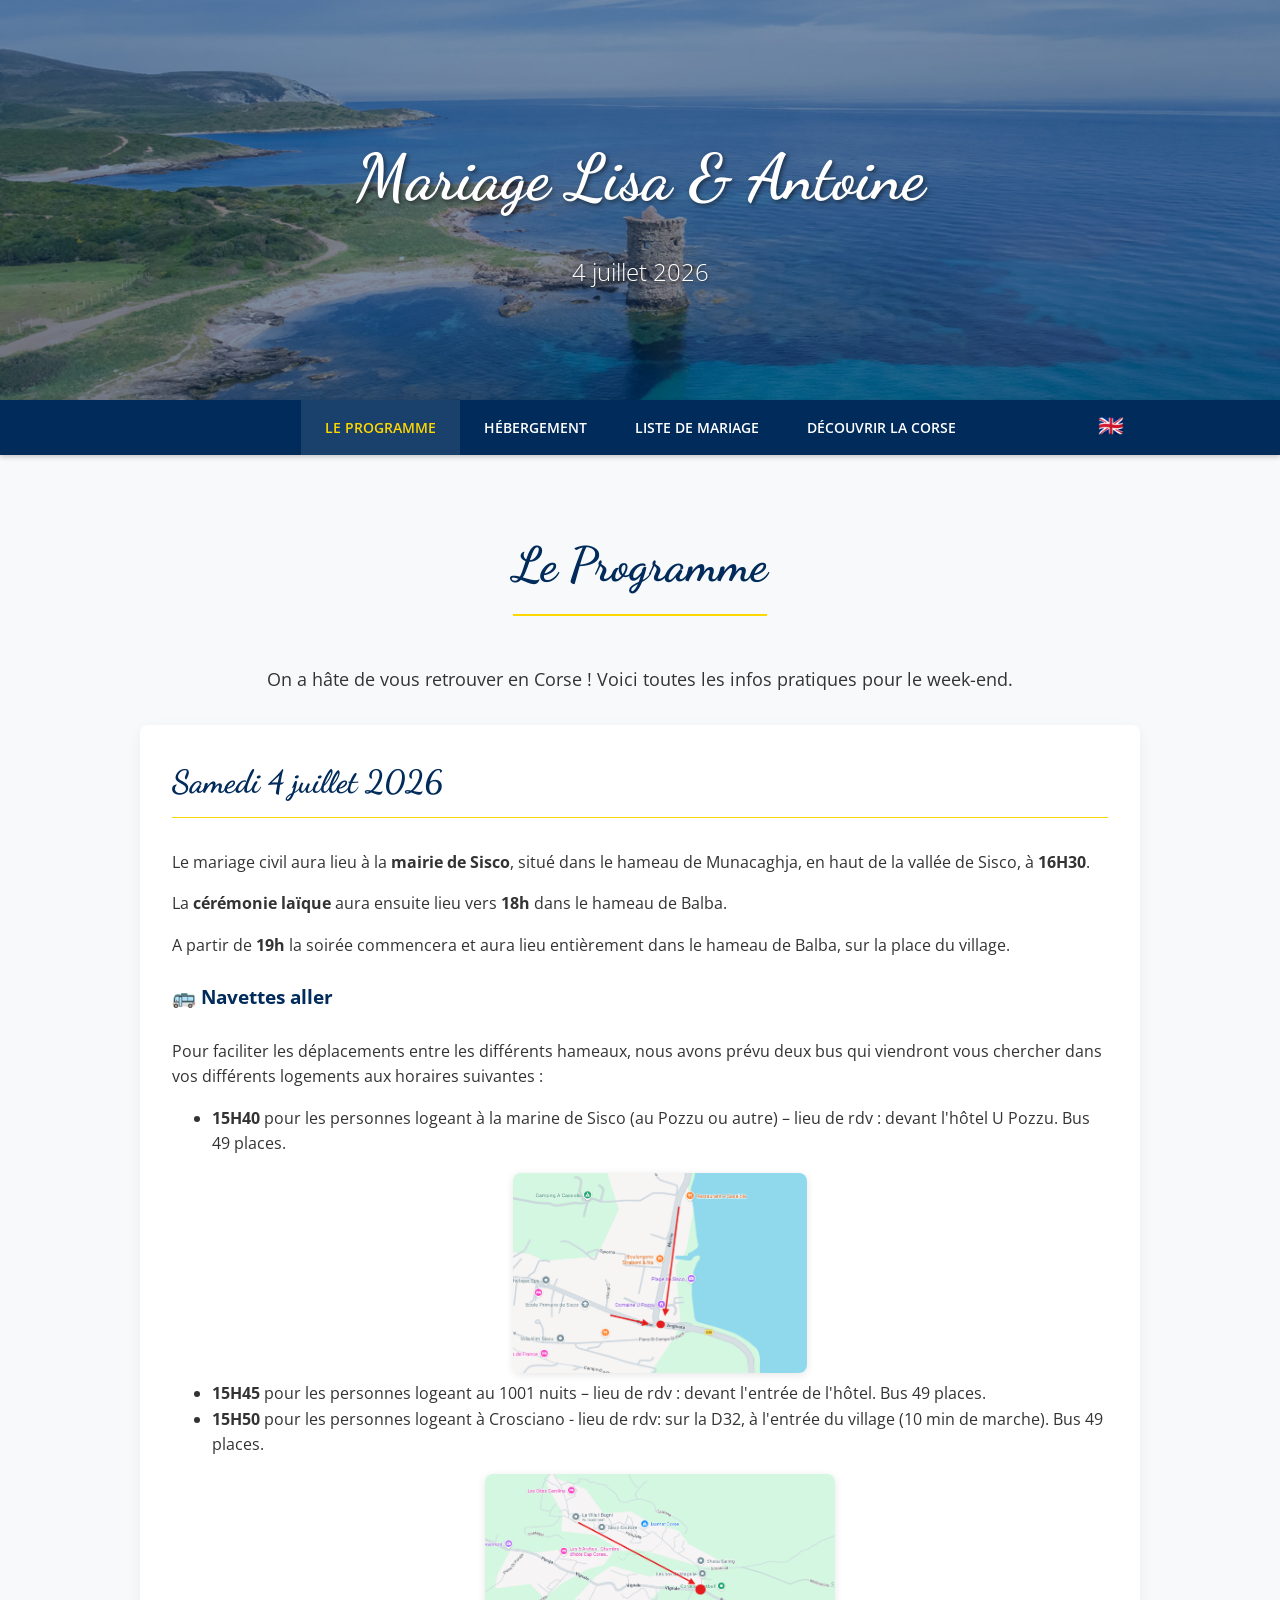
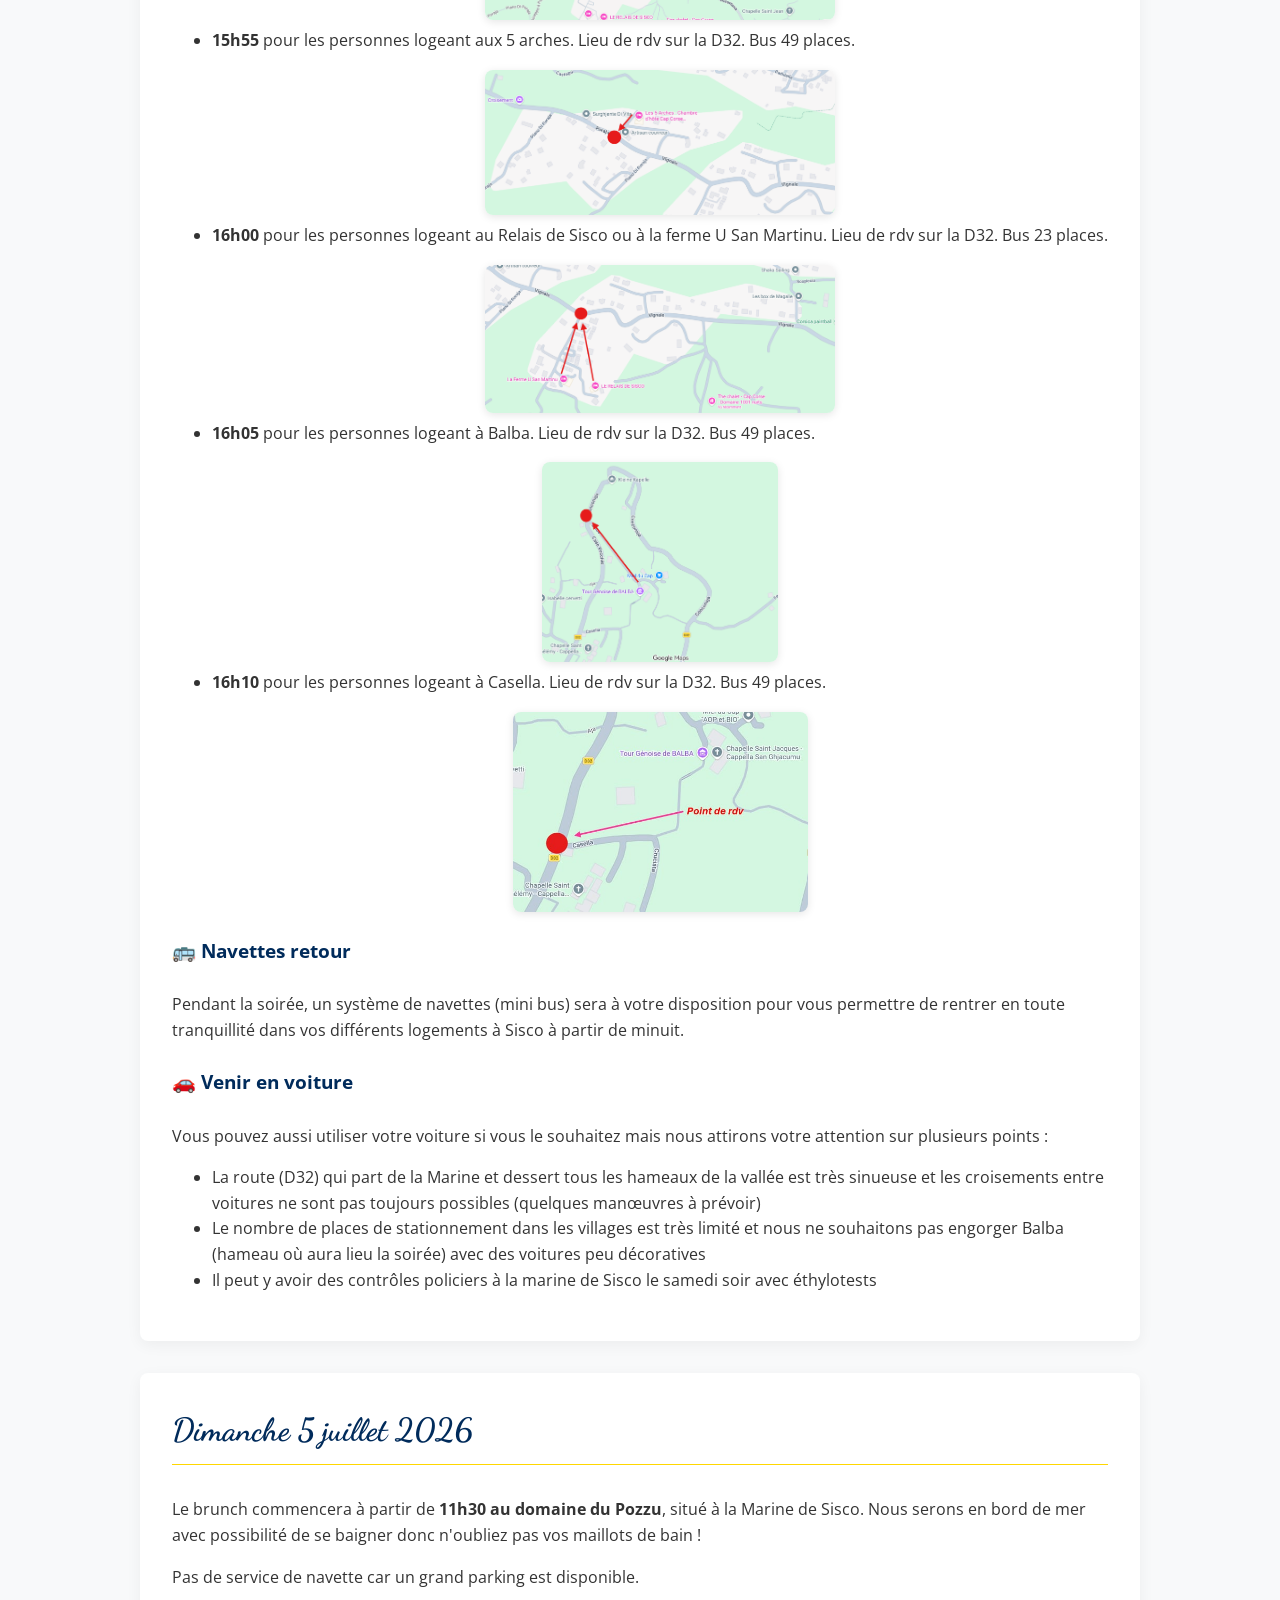
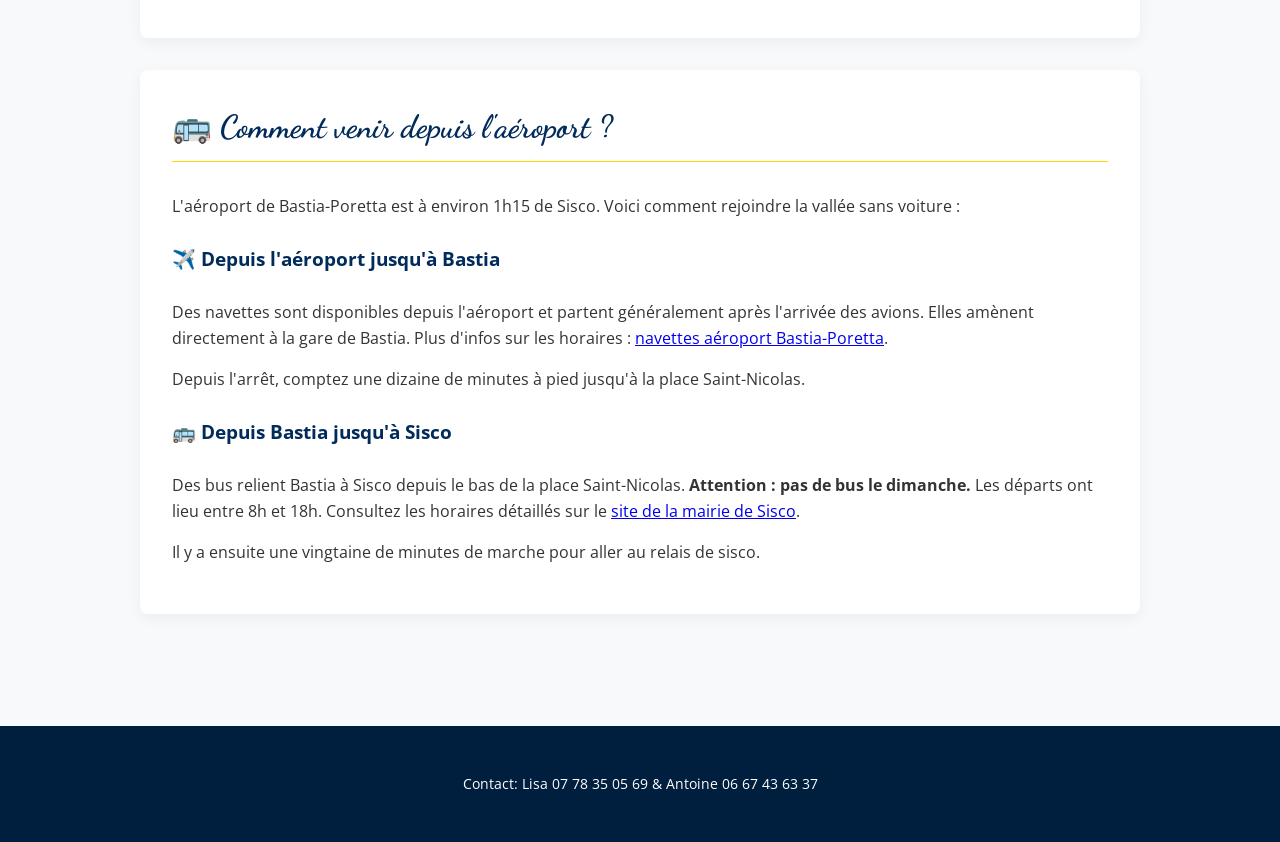
<file: index.html>
<!DOCTYPE html>
<html lang="fr">
<head>
    <meta charset="UTF-8">
    <meta name="viewport" content="width=device-width, initial-scale=1.0">
    <title>Mariage Lisa & Antoine - Cap Corse</title>
    <meta property="og:title" content="Mariage Lisa & Antoine">
    <meta property="og:description" content="On se marie le 4 juillet 2026 à Sisco, en Corse ! Toutes les infos pratiques sont ici.">
    <meta property="og:image" content="https://lisa-antoine.fr/assets/cap.jpg">
    <meta property="og:url" content="https://lisa-antoine.fr/">
    <meta property="og:type" content="website">
    <link href="https://fonts.googleapis.com/css2?family=Dancing+Script&family=Open+Sans:wght@300;400;600&display=swap" rel="stylesheet">
    <link rel="stylesheet" href="style.css">
</head>
<body>

    <header class="wedding-header">
        <div class="banner-overlay">
            <h1>Mariage Lisa & Antoine</h1>
            <p>4 juillet 2026</p>
        </div>
    </header>

    <nav class="wedding-nav">
        <div class="nav-inner">
            <div class="nav-top-row">
                <button class="hamburger" aria-label="Menu" onclick="this.classList.toggle('open'); document.getElementById('nav-menu').classList.toggle('open');">
                    <div class="hamburger-lines">
                        <span></span>
                        <span></span>
                        <span></span>
                    </div>
                    <span class="hamburger-label">Menu</span>
                </button>
                <div class="lang-switch">
                    <a href="en/index.html" title="English">🇬🇧</a>
                </div>
            </div>
            <ul id="nav-menu">
                <li><a href="index.html" class="active">Le Programme</a></li>
                <li><a href="hebergement.html">Hébergement</a></li>
                <li><a href="liste.html">Liste de Mariage</a></li>
                <li><a href="capcorse.html">Découvrir la Corse</a></li>
            </ul>
        </div>
    </nav>

    <main class="container">
        <section id="accueil">
            <div class="text-center">
                <h2>Le Programme</h2>
            </div>
            <p style="text-align: center; font-size: 1.1rem; margin-bottom: 2rem;">On a hâte de vous retrouver en Corse ! Voici toutes les infos pratiques pour le week-end.</p>
            <div class="content-box">
                <h3>Samedi 4 juillet 2026</h3>

                <p>Le mariage civil aura lieu à la <strong>mairie de Sisco</strong>, situé dans le hameau de Munacaghja, en haut de la vallée de Sisco, à <strong>16H30</strong>.</p>

                <p>La <strong>cérémonie laïque</strong> aura ensuite lieu vers <strong>18h</strong> dans le hameau de Balba.</p>

                <p>A partir de <strong>19h</strong> la soirée commencera et aura lieu entièrement dans le hameau de Balba, sur la place du village.</p>

                <h4>🚌 Navettes aller</h4>

                <p>Pour faciliter les déplacements entre les différents hameaux, nous avons prévu deux bus qui viendront vous chercher dans vos différents logements aux horaires suivantes :</p>

                <ul>
                    <li><strong>15H40</strong> pour les personnes logeant à la marine de Sisco (au Pozzu ou autre) – lieu de rdv : devant l'hôtel U Pozzu. Bus 49 places.
                    <img src="assets/marine.png"  class="rdv-img">
                    </li>
                    <li><strong>15H45</strong> pour les personnes logeant au 1001 nuits – lieu de rdv : devant l'entrée de l'hôtel. Bus 49 places.
                    </li>

                    <li><strong>15H50</strong> pour les personnes logeant à Crosciano - lieu de rdv: sur la D32, à l'entrée du village (10 min de marche). Bus 49 places.
                    <img src="assets/crosciano.png"  class="rdv-img">
                    </li>

                    <li>
                    <strong>15h55</strong> pour les personnes logeant aux 5 arches. Lieu de rdv sur la D32. Bus 49 places.
                    <img src="assets/5arches.png" class="rdv-img">
                    </li>

                    <li>
                    <strong>16h00</strong> pour les personnes logeant au Relais de Sisco ou à la ferme U San Martinu. Lieu de rdv sur la D32. Bus 23 places.
                    <img src="assets/relais_martinu.png" class="rdv-img">
                    </li>
                    
                    <li>
                    <strong>16h05</strong> pour les personnes logeant à Balba. Lieu de rdv sur la D32. Bus 49 places.
                    <img src="assets/balba.png" class="rdv-img">
                    </li>
                    <li>
                    <strong>16h10</strong> pour les personnes logeant à Casella. Lieu de rdv sur la D32. Bus 49 places.
                    <img src="assets/casella.jpg" class="rdv-img">
                    </li>

                </ul>

                <h4>🚌 Navettes retour</h4>

                <p>Pendant la soirée, un système de navettes (mini bus) sera à votre disposition pour vous permettre de rentrer en toute tranquillité dans vos différents logements à Sisco à partir de minuit.</p>

                <h4>🚗 Venir en voiture</h4>

                <p>Vous pouvez aussi utiliser votre voiture si vous le souhaitez mais nous attirons votre attention sur plusieurs points :</p>

                <ul>
                    <li>La route (D32) qui part de la Marine et dessert tous les hameaux de la vallée est très sinueuse et les croisements entre voitures ne sont pas toujours possibles (quelques manœuvres à prévoir)</li>
                    <li>Le nombre de places de stationnement dans les villages est très limité et nous ne souhaitons pas engorger Balba (hameau où aura lieu la soirée) avec des voitures peu décoratives</li>
                    <li>Il peut y avoir des contrôles policiers à la marine de Sisco le samedi soir avec éthylotests</li>
                </ul>
            </div>

            <div class="content-box">
                <h3>Dimanche 5 juillet 2026</h3>

                <p>Le brunch commencera à partir de <strong>11h30 au domaine du Pozzu</strong>, situé à la Marine de Sisco. Nous serons en bord de mer avec possibilité de se baigner donc n'oubliez pas vos maillots de bain !</p>

                <p>Pas de service de navette car un grand parking est disponible.</p>
            </div>

            <div class="content-box">
            <h3>🚌 Comment venir depuis l'aéroport ?</h3>

            <p>L'aéroport de Bastia-Poretta est à environ 1h15 de Sisco. Voici comment rejoindre la vallée sans voiture :</p>

            <h4>✈️ Depuis l'aéroport jusqu'à Bastia</h4>

            <p>Des navettes sont disponibles depuis l'aéroport et partent généralement après l'arrivée des avions. Elles amènent directement à la gare de Bastia. Plus d'infos sur les horaires : <a href="https://bastia-aeroport.cci.corsica/navettes/" target="_blank">navettes aéroport Bastia-Poretta</a>.</p>

            <p>Depuis l'arrêt, comptez une dizaine de minutes à pied jusqu'à la place Saint-Nicolas.</p>

            <h4>🚌 Depuis Bastia jusqu'à Sisco</h4>

            <p>Des bus relient Bastia à Sisco depuis le bas de la place Saint-Nicolas. <strong>Attention : pas de bus le dimanche.</strong> Les départs ont lieu entre 8h et 18h. Consultez les horaires détaillés sur le <a href="https://www.mairie-de-sisco.com/transports/" target="_blank">site de la mairie de Sisco</a>.</p>
            <p>Il y a ensuite une vingtaine de minutes de marche pour aller au relais de sisco.</p>
        </div>
        </section>
    </main>

    <footer class="wedding-footer">
        <p>Contact: Lisa 07 78 35 05 69 & Antoine 06 67 43 63 37</p>
    </footer>

</body>
</html>
</file>
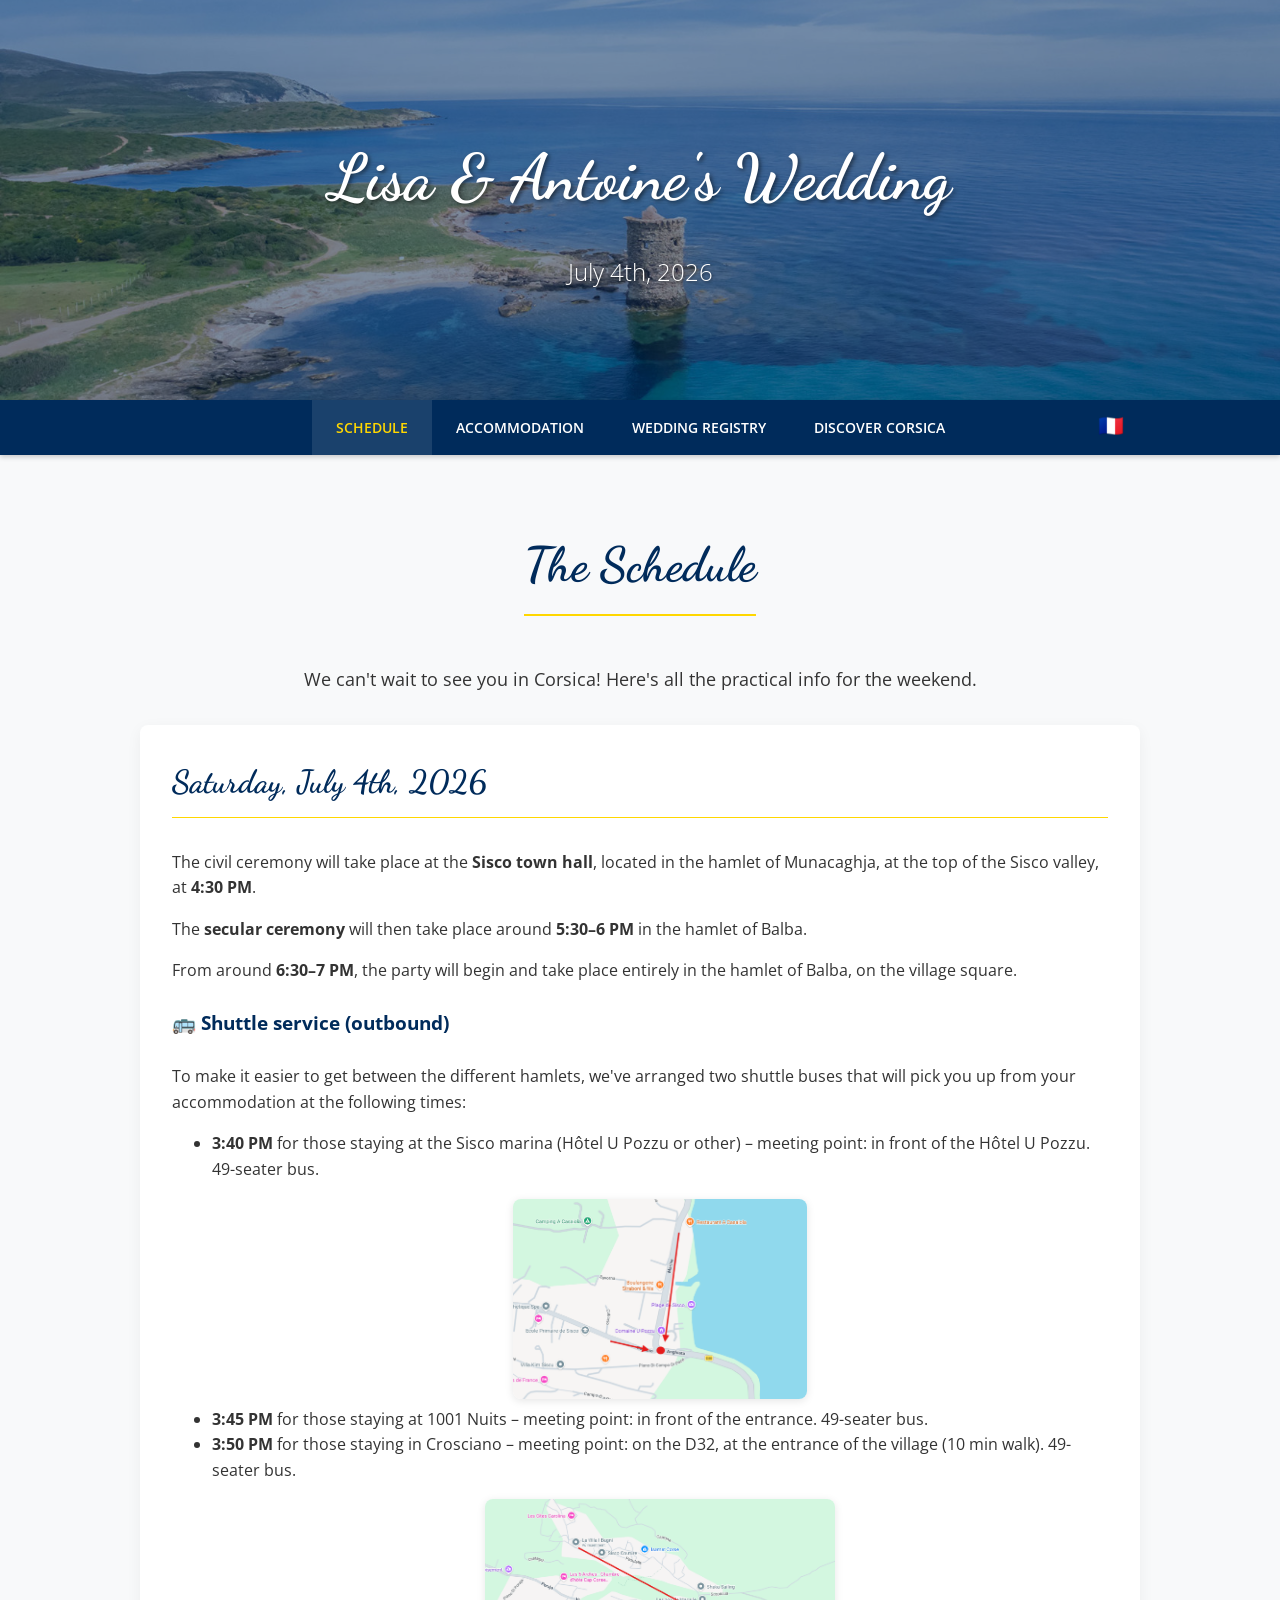
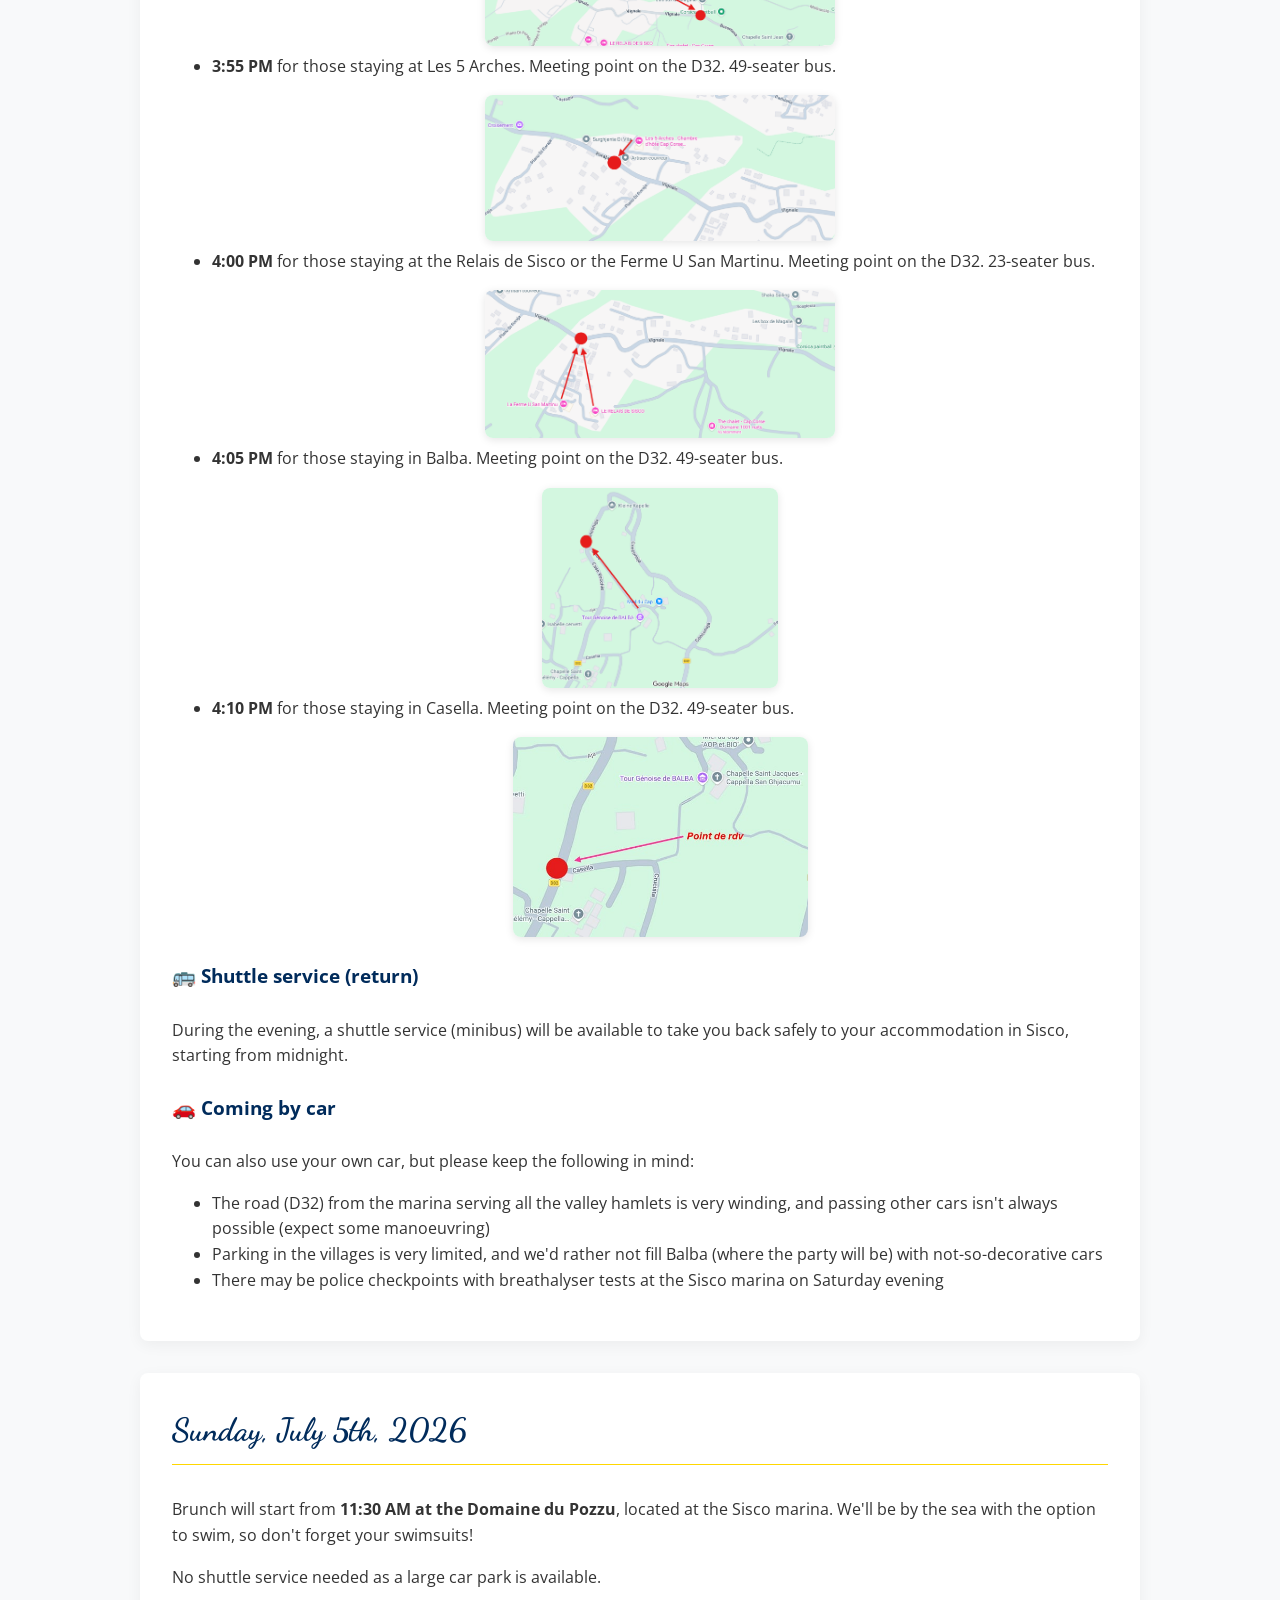
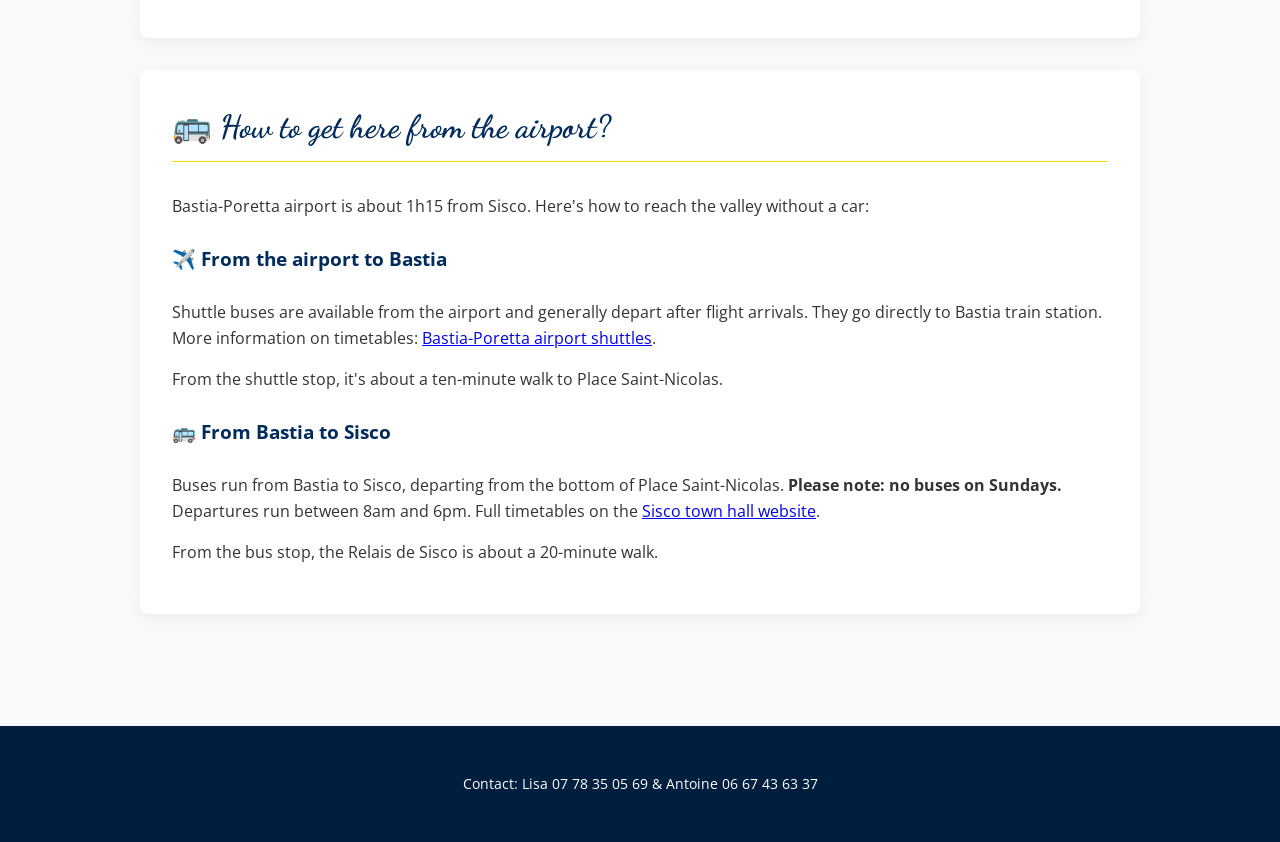
<file: en/index.html>
<!DOCTYPE html>
<html lang="en">
<head>
    <meta charset="UTF-8">
    <meta name="viewport" content="width=device-width, initial-scale=1.0">
    <title>Lisa & Antoine's Wedding - Cap Corse</title>
    <meta property="og:title" content="Lisa & Antoine's Wedding">
    <meta property="og:description" content="We're getting married on July 4th, 2026 in Sisco, Corsica! All the practical info is here.">
    <meta property="og:image" content="https://lisa-antoine.fr/assets/cap.jpg">
    <meta property="og:url" content="https://lisa-antoine.fr/en/">
    <meta property="og:type" content="website">
    <link href="https://fonts.googleapis.com/css2?family=Dancing+Script&family=Open+Sans:wght@300;400;600&display=swap" rel="stylesheet">
    <link rel="stylesheet" href="../style.css">
</head>
<body>

    <header class="wedding-header">
        <div class="banner-overlay">
            <h1>Lisa & Antoine's Wedding</h1>
            <p>July 4th, 2026</p>
        </div>
    </header>

    <nav class="wedding-nav">
        <div class="nav-inner">
            <div class="nav-top-row">
                <button class="hamburger" aria-label="Menu" onclick="this.classList.toggle('open'); document.getElementById('nav-menu').classList.toggle('open');">
                    <div class="hamburger-lines">
                        <span></span>
                        <span></span>
                        <span></span>
                    </div>
                    <span class="hamburger-label">Menu</span>
                </button>
                <div class="lang-switch">
                    <a href="../index.html" title="Français">🇫🇷</a>
                </div>
            </div>
            <ul id="nav-menu">
                <li><a href="index.html" class="active">Schedule</a></li>
                <li><a href="hebergement.html">Accommodation</a></li>
                <li><a href="liste.html">Wedding Registry</a></li>
                <li><a href="capcorse.html">Discover Corsica</a></li>
            </ul>
        </div>
    </nav>

    <main class="container">
        <section id="accueil">
            <div class="text-center">
                <h2>The Schedule</h2>
            </div>
            <p style="text-align: center; font-size: 1.1rem; margin-bottom: 2rem;">We can't wait to see you in Corsica! Here's all the practical info for the weekend.</p>
            <div class="content-box">
                <h3>Saturday, July 4th, 2026</h3>

                <p>The civil ceremony will take place at the <strong>Sisco town hall</strong>, located in the hamlet of Munacaghja, at the top of the Sisco valley, at <strong>4:30 PM</strong>.</p>

                <p>The <strong>secular ceremony</strong> will then take place around <strong>5:30–6 PM</strong> in the hamlet of Balba.</p>

                <p>From around <strong>6:30–7 PM</strong>, the party will begin and take place entirely in the hamlet of Balba, on the village square.</p>

                <h4>🚌 Shuttle service (outbound)</h4>

                <p>To make it easier to get between the different hamlets, we've arranged two shuttle buses that will pick you up from your accommodation at the following times:</p>

                <ul>
                    <li><strong>3:40 PM</strong> for those staying at the Sisco marina (Hôtel U Pozzu or other) – meeting point: in front of the Hôtel U Pozzu. 49-seater bus.
                    <img src="../assets/marine.png" alt="Meeting point at the Sisco marina" class="rdv-img">
                    </li>
                    <li><strong>3:45 PM</strong> for those staying at 1001 Nuits – meeting point: in front of the entrance. 49-seater bus.
                    </li>
                    <li><strong>3:50 PM</strong> for those staying in Crosciano – meeting point: on the D32, at the entrance of the village (10 min walk). 49-seater bus.
                    <img src="../assets/crosciano.png" alt="Meeting point in Crosciano" class="rdv-img">
                    </li>
                    <li><strong>3:55 PM</strong> for those staying at Les 5 Arches. Meeting point on the D32. 49-seater bus.
                    <img src="../assets/5arches.png" alt="Meeting point for Les 5 Arches" class="rdv-img">
                    </li>
                    <li><strong>4:00 PM</strong> for those staying at the Relais de Sisco or the Ferme U San Martinu. Meeting point on the D32. 23-seater bus.
                    <img src="../assets/relais_martinu.png" alt="Meeting point for the Relais de Sisco" class="rdv-img">
                    </li>
                    <li><strong>4:05 PM</strong> for those staying in Balba. Meeting point on the D32. 49-seater bus.
                    <img src="../assets/balba.png" alt="Meeting point in Balba" class="rdv-img">
                    </li>
                    <li><strong>4:10 PM</strong> for those staying in Casella. Meeting point on the D32. 49-seater bus.
                    <img src="../assets/casella.jpg" alt="Meeting point in Casella" class="rdv-img">
                    </li>
                </ul>

                <h4>🚌 Shuttle service (return)</h4>

                <p>During the evening, a shuttle service (minibus) will be available to take you back safely to your accommodation in Sisco, starting from midnight.</p>

                <h4>🚗 Coming by car</h4>

                <p>You can also use your own car, but please keep the following in mind:</p>

                <ul>
                    <li>The road (D32) from the marina serving all the valley hamlets is very winding, and passing other cars isn't always possible (expect some manoeuvring)</li>
                    <li>Parking in the villages is very limited, and we'd rather not fill Balba (where the party will be) with not-so-decorative cars</li>
                    <li>There may be police checkpoints with breathalyser tests at the Sisco marina on Saturday evening</li>
                </ul>
            </div>

            <div class="content-box">
                <h3>Sunday, July 5th, 2026</h3>

                <p>Brunch will start from <strong>11:30 AM at the Domaine du Pozzu</strong>, located at the Sisco marina. We'll be by the sea with the option to swim, so don't forget your swimsuits!</p>

                <p>No shuttle service needed as a large car park is available.</p>
            </div>

            <div class="content-box">
            <h3>🚌 How to get here from the airport?</h3>

            <p>Bastia-Poretta airport is about 1h15 from Sisco. Here's how to reach the valley without a car:</p>

            <h4>✈️ From the airport to Bastia</h4>

            <p>Shuttle buses are available from the airport and generally depart after flight arrivals. They go directly to Bastia train station. More information on timetables: <a href="https://bastia-aeroport.cci.corsica/navettes/" target="_blank">Bastia-Poretta airport shuttles</a>.</p>

            <p>From the shuttle stop, it's about a ten-minute walk to Place Saint-Nicolas.</p>

            <h4>🚌 From Bastia to Sisco</h4>

            <p>Buses run from Bastia to Sisco, departing from the bottom of Place Saint-Nicolas. <strong>Please note: no buses on Sundays.</strong> Departures run between 8am and 6pm. Full timetables on the <a href="https://www.mairie-de-sisco.com/transports/" target="_blank">Sisco town hall website</a>.</p>

            <p>From the bus stop, the Relais de Sisco is about a 20-minute walk.</p>

        </div>
        </section>
    </main>

    <footer class="wedding-footer">
        <p>Contact: Lisa 07 78 35 05 69 & Antoine 06 67 43 63 37</p>
    </footer>

</body>
</html>
</file>
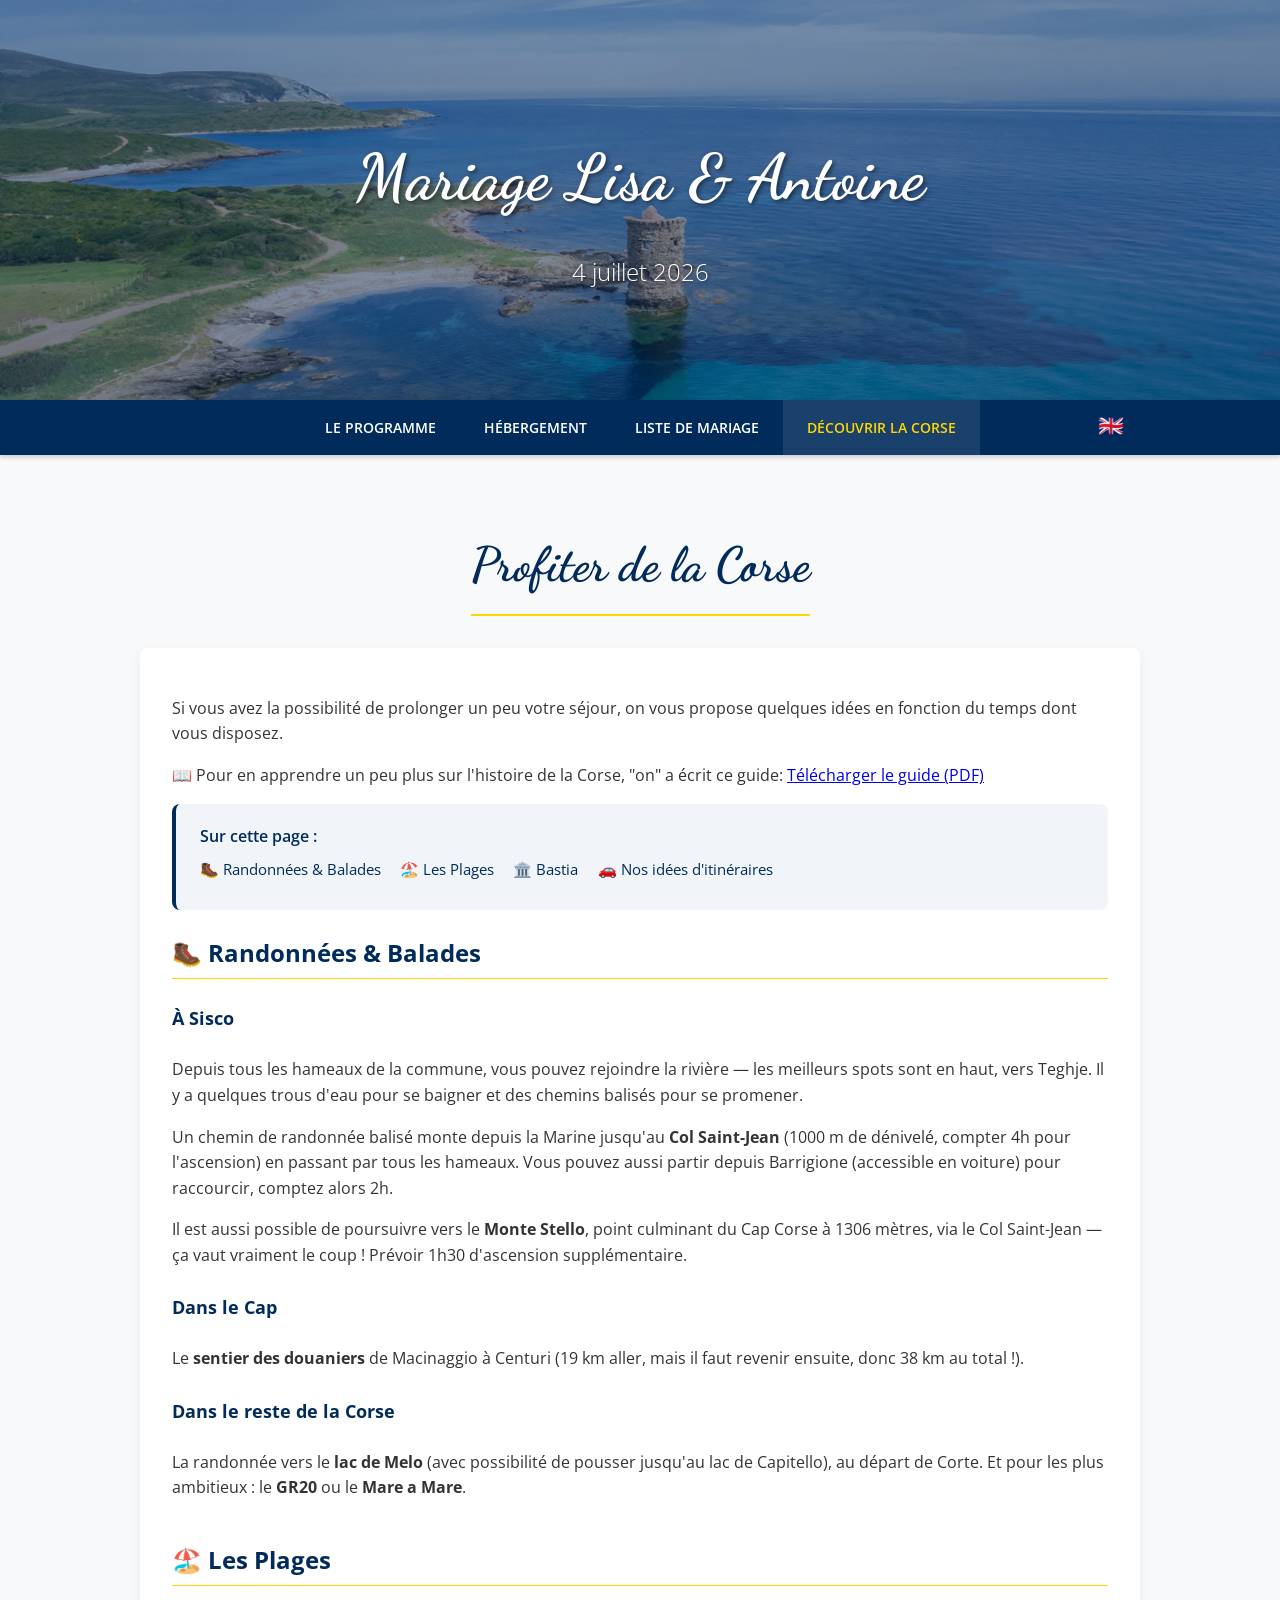
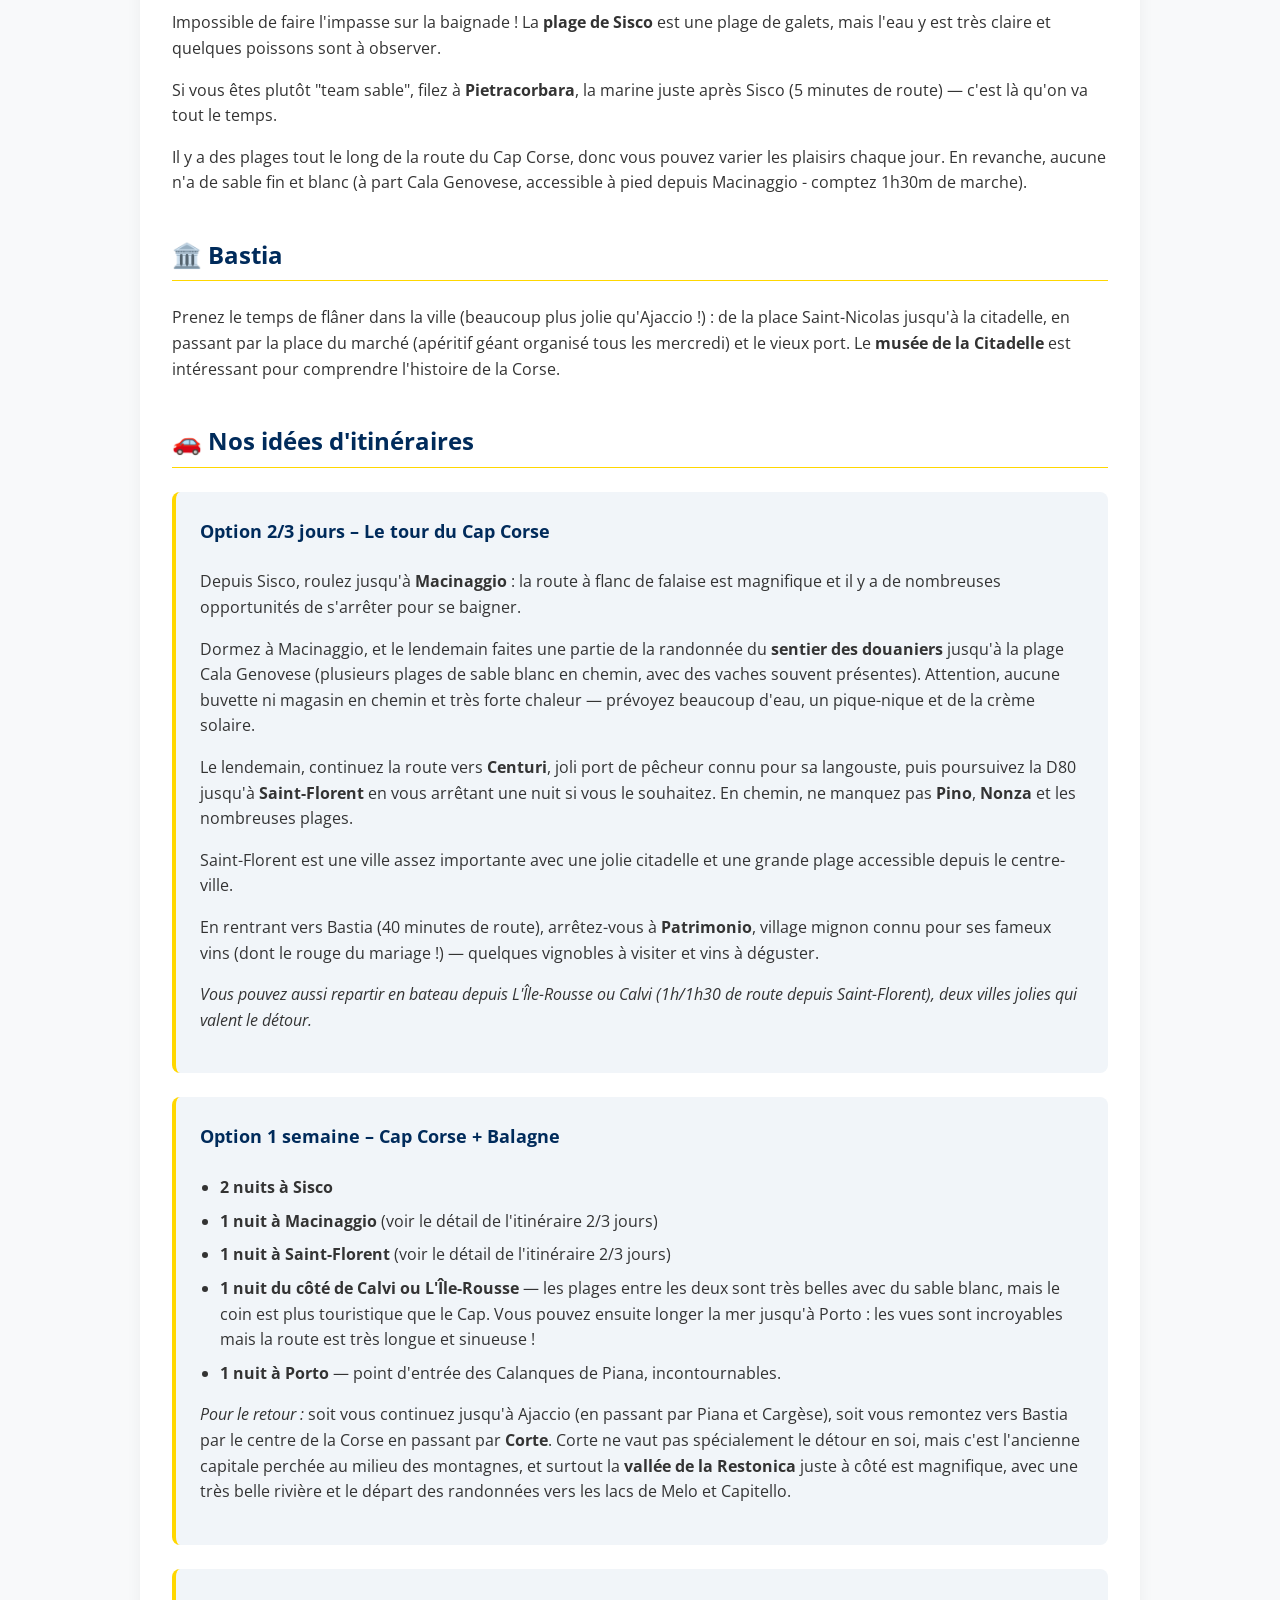
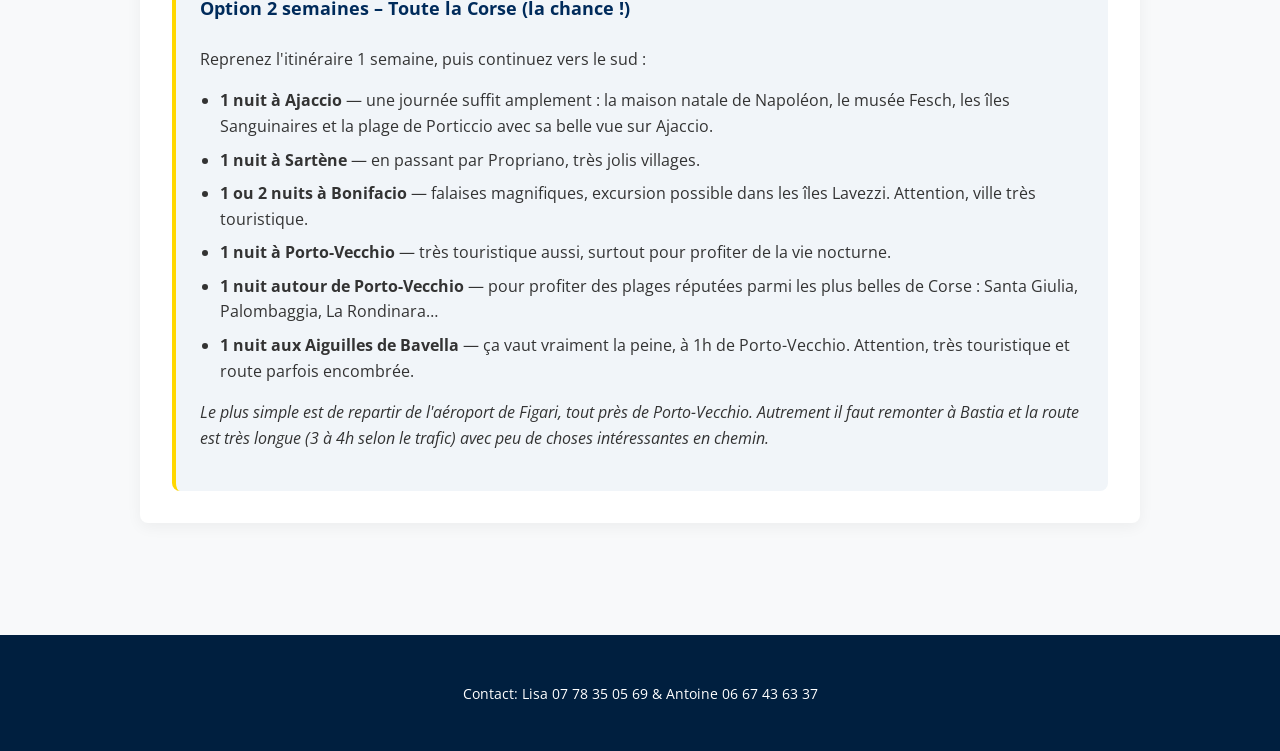
<file: capcorse.html>
<!DOCTYPE html>
<html lang="fr">
<head>
    <meta charset="UTF-8">
    <meta name="viewport" content="width=device-width, initial-scale=1.0">
    <title>Découvrir la Corse - Mariage Lisa & Antoine</title>
    <meta property="og:title" content="Mariage Lisa & Antoine – Découvrir la Corse">
    <meta property="og:description" content="On se marie le 4 juillet 2026 à Sisco, en Corse ! Toutes les infos pratiques sont ici.">
    <meta property="og:image" content="https://lisa-antoine.fr/assets/cap.jpg">
    <meta property="og:url" content="https://lisa-antoine.fr/capcorse">
    <meta property="og:type" content="website">
    <link href="https://fonts.googleapis.com/css2?family=Dancing+Script&family=Open+Sans:wght@300;400;600&display=swap" rel="stylesheet">
    <link rel="stylesheet" href="style.css">
</head>
<body>

    <header class="wedding-header">
        <div class="banner-overlay">
            <h1>Mariage Lisa & Antoine</h1>
            <p>4 juillet 2026</p>
        </div>
    </header>

    <nav class="wedding-nav">
        <div class="nav-inner">
            <div class="nav-top-row">
                <button class="hamburger" aria-label="Menu" onclick="this.classList.toggle('open'); document.getElementById('nav-menu').classList.toggle('open');">
                    <div class="hamburger-lines">
                        <span></span>
                        <span></span>
                        <span></span>
                    </div>
                    <span class="hamburger-label">Menu</span>
                </button>
                <div class="lang-switch">
                    <a href="en/capcorse.html" title="English">🇬🇧</a>
                </div>
            </div>
            <ul id="nav-menu">
                <li><a href="index.html">Le Programme</a></li>
                <li><a href="hebergement.html">Hébergement</a></li>
                <li><a href="liste.html">Liste de Mariage</a></li>
                <li><a href="capcorse.html" class="active">Découvrir la Corse</a></li>
            </ul>
        </div>
    </nav>

    <main class="container">
        <section id="capcorse">
            <div class="text-center">
                <h2>Profiter de la Corse</h2>
            </div>
            <div class="content-box todo-section">
                <p>Si vous avez la possibilité de prolonger un peu votre séjour, on vous propose quelques idées en fonction du temps dont vous disposez.</p>
                <p>📖 Pour en apprendre un peu plus sur l'histoire de la Corse, "on" a écrit ce guide: <a href="../assets/Guide_histoire_Corse.pdf" target="_blank" download>Télécharger le guide (PDF)</a></p>


                <div class="toc">
                    <p>Sur cette page :</p>
                    <ul>
                        <li><a href="#randonnees">🥾 Randonnées & Balades</a></li>
                        <li><a href="#plages">🏖️ Les Plages</a></li>
                        <li><a href="#bastia">🏛️ Bastia</a></li>
                        <li><a href="#itineraires">🚗 Nos idées d'itinéraires</a></li>
                    </ul>
                </div>

                <h3 id="randonnees">🥾 Randonnées & Balades</h3>

                <h4>À Sisco</h4>
                <p>Depuis tous les hameaux de la commune, vous pouvez rejoindre la rivière — les meilleurs spots sont en haut, vers Teghje. Il y a quelques trous d'eau pour se baigner et des chemins balisés pour se promener.</p>
                <p>Un chemin de randonnée balisé monte depuis la Marine jusqu'au <strong>Col Saint-Jean</strong> (1000 m de dénivelé, compter 4h pour l'ascension) en passant par tous les hameaux. Vous pouvez aussi partir depuis Barrigione (accessible en voiture) pour raccourcir, comptez alors 2h.</p>
                <p>Il est aussi possible de poursuivre vers le <strong>Monte Stello</strong>, point culminant du Cap Corse à 1306 mètres, via le Col Saint-Jean — ça vaut vraiment le coup ! Prévoir 1h30 d'ascension supplémentaire.</p>

                <h4>Dans le Cap</h4>
                <p>Le <strong>sentier des douaniers</strong> de Macinaggio à Centuri (19 km aller, mais il faut revenir ensuite, donc 38 km au total !).</p>

                <h4>Dans le reste de la Corse</h4>
                <p>La randonnée vers le <strong>lac de Melo</strong> (avec possibilité de pousser jusqu'au lac de Capitello), au départ de Corte. Et pour les plus ambitieux : le <strong>GR20</strong> ou le <strong>Mare a Mare</strong>.</p>

                <h3 id="plages">🏖️ Les Plages</h3>
                <p>Impossible de faire l'impasse sur la baignade ! La <strong>plage de Sisco</strong> est une plage de galets, mais l'eau y est très claire et quelques poissons sont à observer.</p>
                <p>Si vous êtes plutôt "team sable", filez à <strong>Pietracorbara</strong>, la marine juste après Sisco (5 minutes de route) — c'est là qu'on va tout le temps.</p>
                <p>Il y a des plages tout le long de la route du Cap Corse, donc vous pouvez varier les plaisirs chaque jour. En revanche, aucune n'a de sable fin et blanc (à part Cala Genovese, accessible à pied depuis Macinaggio - comptez 1h30m de marche).</p>

                <h3 id="bastia">🏛️ Bastia</h3>
                <p>Prenez le temps de flâner dans la ville (beaucoup plus jolie qu'Ajaccio !) : de la place Saint-Nicolas jusqu'à la citadelle, en passant par la place du marché (apéritif géant organisé tous les mercredi) et le vieux port. Le <strong>musée de la Citadelle</strong> est intéressant pour comprendre l'histoire de la Corse.</p>

                <h3 id="itineraires">🚗 Nos idées d'itinéraires</h3>

                <div class="itinerary">
                    <h4>Option 2/3 jours – Le tour du Cap Corse</h4>
                    <p>Depuis Sisco, roulez jusqu'à <strong>Macinaggio</strong> : la route à flanc de falaise est magnifique et il y a de nombreuses opportunités de s'arrêter pour se baigner.</p>
                    <p>Dormez à Macinaggio, et le lendemain faites une partie de la randonnée du <strong>sentier des douaniers</strong> jusqu'à la plage Cala Genovese (plusieurs plages de sable blanc en chemin, avec des vaches souvent présentes). Attention, aucune buvette ni magasin en chemin et très forte chaleur — prévoyez beaucoup d'eau, un pique-nique et de la crème solaire.</p>
                    <p>Le lendemain, continuez la route vers <strong>Centuri</strong>, joli port de pêcheur connu pour sa langouste, puis poursuivez la D80 jusqu'à <strong>Saint-Florent</strong> en vous arrêtant une nuit si vous le souhaitez. En chemin, ne manquez pas <strong>Pino</strong>, <strong>Nonza</strong> et les nombreuses plages.</p>
                    <p>Saint-Florent est une ville assez importante avec une jolie citadelle et une grande plage accessible depuis le centre-ville.</p>
                    <p>En rentrant vers Bastia (40 minutes de route), arrêtez-vous à <strong>Patrimonio</strong>, village mignon connu pour ses fameux vins (dont le rouge du mariage !) — quelques vignobles à visiter et vins à déguster.</p>
                    <p><em>Vous pouvez aussi repartir en bateau depuis L'Île-Rousse ou Calvi (1h/1h30 de route depuis Saint-Florent), deux villes jolies qui valent le détour.</em></p>
                </div>

                <div class="itinerary">
                    <h4>Option 1 semaine – Cap Corse + Balagne</h4>
                    <ul>
                        <li><strong>2 nuits à Sisco</strong></li>
                        <li><strong>1 nuit à Macinaggio</strong> (voir le détail de l'itinéraire 2/3 jours)</li>
                        <li><strong>1 nuit à Saint-Florent</strong> (voir le détail de l'itinéraire 2/3 jours)</li>
                        <li><strong>1 nuit du côté de Calvi ou L'Île-Rousse</strong> — les plages entre les deux sont très belles avec du sable blanc, mais le coin est plus touristique que le Cap. Vous pouvez ensuite longer la mer jusqu'à Porto : les vues sont incroyables mais la route est très longue et sinueuse !</li>
                        <li><strong>1 nuit à Porto</strong> — point d'entrée des Calanques de Piana, incontournables.</li>
                    </ul>
                    <p><em>Pour le retour :</em> soit vous continuez jusqu'à Ajaccio (en passant par Piana et Cargèse), soit vous remontez vers Bastia par le centre de la Corse en passant par <strong>Corte</strong>. Corte ne vaut pas spécialement le détour en soi, mais c'est l'ancienne capitale perchée au milieu des montagnes, et surtout la <strong>vallée de la Restonica</strong> juste à côté est magnifique, avec une très belle rivière et le départ des randonnées vers les lacs de Melo et Capitello.</p>
                </div>

                <div class="itinerary">
                    <h4>Option 2 semaines – Toute la Corse (la chance !)</h4>
                    <p>Reprenez l'itinéraire 1 semaine, puis continuez vers le sud :</p>
                    <ul>
                        <li><strong>1 nuit à Ajaccio</strong> — une journée suffit amplement : la maison natale de Napoléon, le musée Fesch, les îles Sanguinaires et la plage de Porticcio avec sa belle vue sur Ajaccio.</li>
                        <li><strong>1 nuit à Sartène</strong> — en passant par Propriano, très jolis villages.</li>
                        <li><strong>1 ou 2 nuits à Bonifacio</strong> — falaises magnifiques, excursion possible dans les îles Lavezzi. Attention, ville très touristique.</li>
                        <li><strong>1 nuit à Porto-Vecchio</strong> — très touristique aussi, surtout pour profiter de la vie nocturne.</li>
                        <li><strong>1 nuit autour de Porto-Vecchio</strong> — pour profiter des plages réputées parmi les plus belles de Corse : Santa Giulia, Palombaggia, La Rondinara…</li>
                        <li><strong>1 nuit aux Aiguilles de Bavella</strong> — ça vaut vraiment la peine, à 1h de Porto-Vecchio. Attention, très touristique et route parfois encombrée.</li>
                    </ul>
                    <p><em>Le plus simple est de repartir de l'aéroport de Figari, tout près de Porto-Vecchio. Autrement il faut remonter à Bastia et la route est très longue (3 à 4h selon le trafic) avec peu de choses intéressantes en chemin.</em></p>
                </div>
            </div>
        </section>
    </main>

    <footer class="wedding-footer">
        <p>Contact: Lisa 07 78 35 05 69 & Antoine 06 67 43 63 37</p>
    </footer>

</body>
</html>
</file>
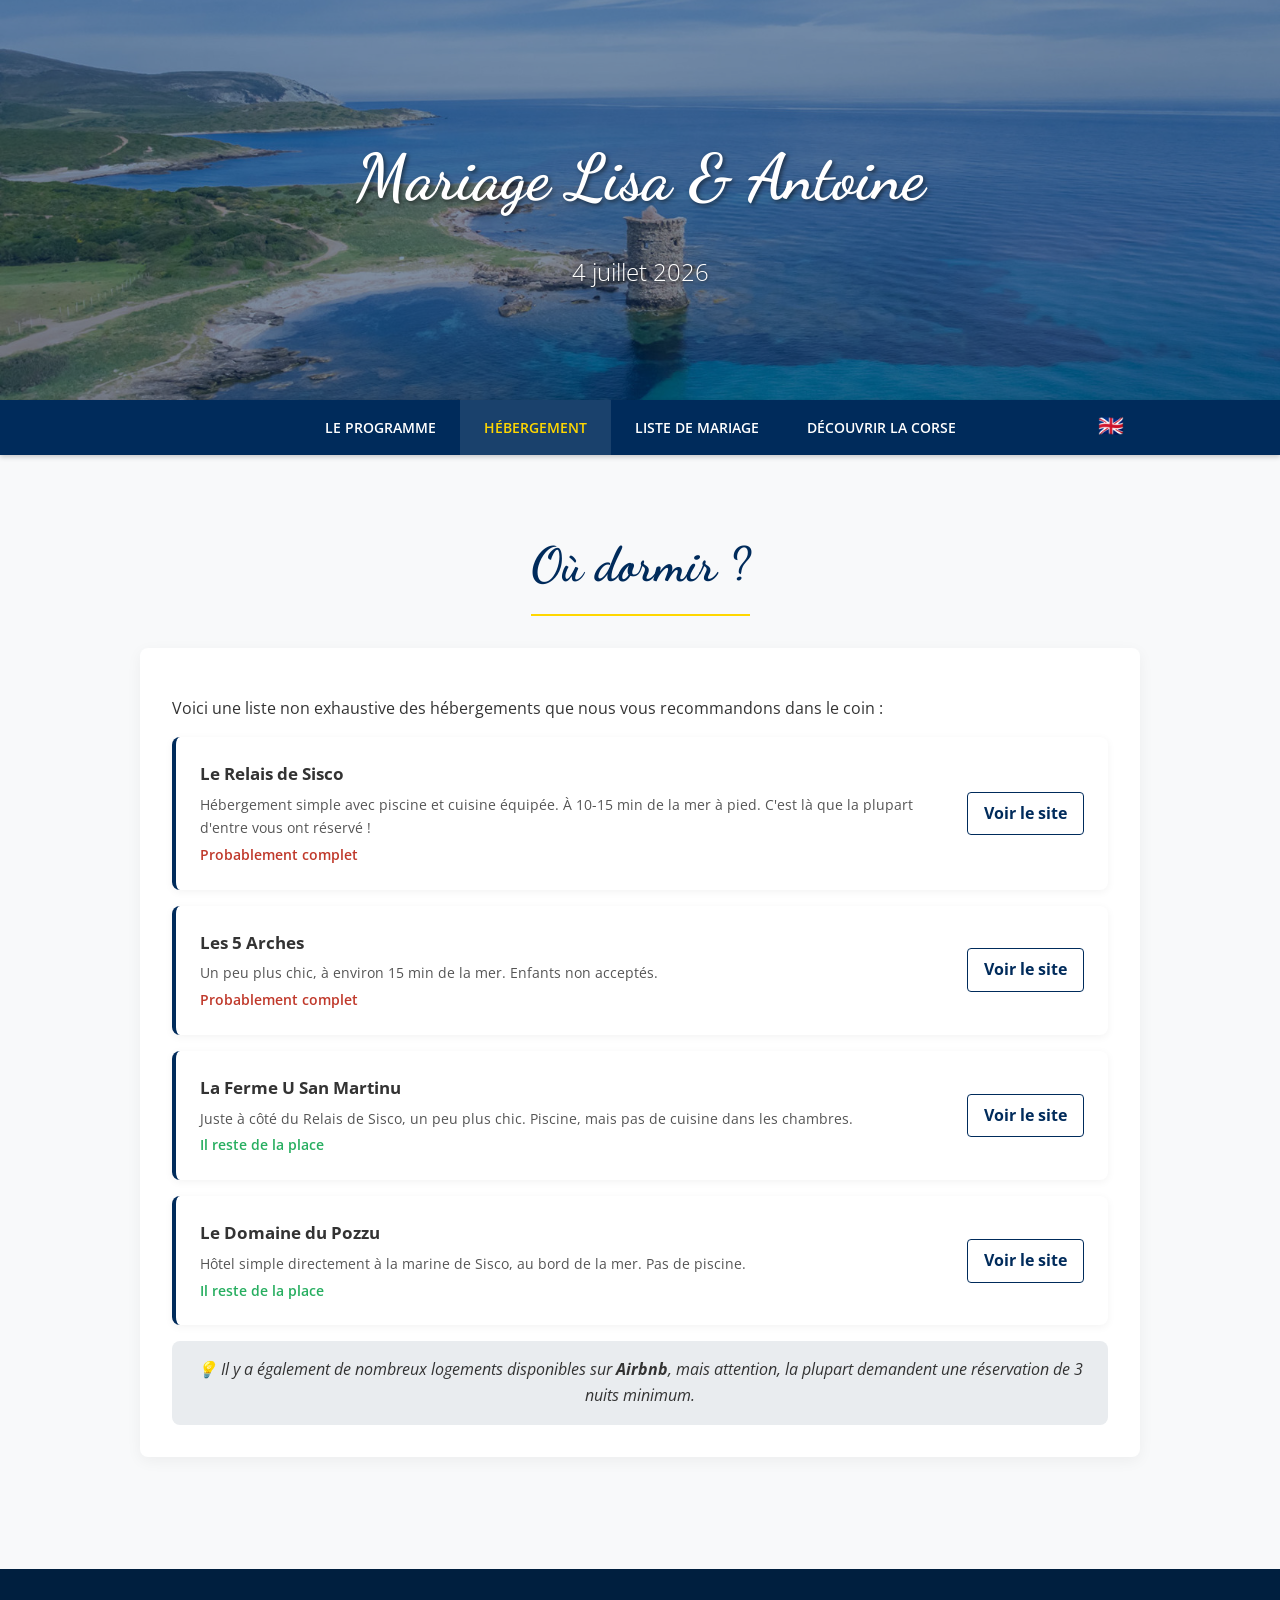
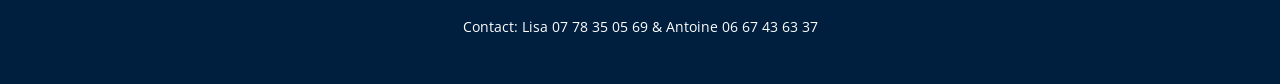
<file: hebergement.html>
<!DOCTYPE html>
<html lang="fr">
<head>
    <meta charset="UTF-8">
    <meta name="viewport" content="width=device-width, initial-scale=1.0">
    <title>Hébergement - Mariage Lisa & Antoine</title>
    <meta property="og:title" content="Mariage Lisa & Antoine – Hébergement">
    <meta property="og:description" content="On se marie le 4 juillet 2026 à Sisco, en Corse ! Toutes les infos pratiques sont ici.">
    <meta property="og:image" content="https://lisa-antoine.fr/assets/cap.jpg">
    <meta property="og:url" content="https://lisa-antoine.fr/hebergement">
    <meta property="og:type" content="website">
    <link href="https://fonts.googleapis.com/css2?family=Dancing+Script&family=Open+Sans:wght@300;400;600&display=swap" rel="stylesheet">
    <link rel="stylesheet" href="style.css">
</head>
<body>

    <header class="wedding-header">
        <div class="banner-overlay">
            <h1>Mariage Lisa & Antoine</h1>
            <p>4 juillet 2026</p>
        </div>
    </header>

    <nav class="wedding-nav">
        <div class="nav-inner">
            <div class="nav-top-row">
                <button class="hamburger" aria-label="Menu" onclick="this.classList.toggle('open'); document.getElementById('nav-menu').classList.toggle('open');">
                    <div class="hamburger-lines">
                        <span></span>
                        <span></span>
                        <span></span>
                    </div>
                    <span class="hamburger-label">Menu</span>
                </button>
                <div class="lang-switch">
                    <a href="en/hebergement.html" title="English">🇬🇧</a>
                </div>
            </div>
            <ul id="nav-menu">
                <li><a href="index.html">Le Programme</a></li>
                <li><a href="hebergement.html" class="active">Hébergement</a></li>
                <li><a href="liste.html">Liste de Mariage</a></li>
                <li><a href="capcorse.html">Découvrir la Corse</a></li>
            </ul>
        </div>
    </nav>

    <main class="container">
        <section id="hebergement">
            <div class="text-center">
                <h2>Où dormir ?</h2>
            </div>
            <div class="content-box">
                <p>Voici une liste non exhaustive des hébergements que nous vous recommandons dans le coin :</p>
                
                <div class="hotel-list">
                    <div class="hotel-item">
                        <div class="hotel-info">
                            <strong>Le Relais de Sisco</strong>
                            <div class="hotel-desc">Hébergement simple avec piscine et cuisine équipée. À 10-15 min de la mer à pied. C'est là que la plupart d'entre vous ont réservé !</div>
                            <div class="hotel-status complet">Probablement complet</div>
                        </div>
                        <a href="https://www.lerelaisdesisco.fr/" target="_blank">Voir le site</a>
                    </div>
                    <div class="hotel-item">
                        <div class="hotel-info">
                            <strong>Les 5 Arches</strong>
                            <div class="hotel-desc">Un peu plus chic, à environ 15 min de la mer. Enfants non acceptés.</div>
                            <div class="hotel-status complet">Probablement complet</div>
                        </div>
                        <a href="https://www.les5arches.com/" target="_blank">Voir le site</a>
                    </div>
                    <div class="hotel-item">
                        <div class="hotel-info">
                            <strong>La Ferme U San Martinu</strong>
                            <div class="hotel-desc">Juste à côté du Relais de Sisco, un peu plus chic. Piscine, mais pas de cuisine dans les chambres.</div>
                            <div class="hotel-status dispo">Il reste de la place</div>
                        </div>
                        <a href="https://www.ferme-usanmartinu.com/" target="_blank">Voir le site</a>
                    </div>
                    <div class="hotel-item">
                        <div class="hotel-info">
                            <strong>Le Domaine du Pozzu</strong>
                            <div class="hotel-desc">Hôtel simple directement à la marine de Sisco, au bord de la mer. Pas de piscine.</div>
                            <div class="hotel-status dispo">Il reste de la place</div>
                        </div>
                        <a href="https://www.domaineupozzu.com/" target="_blank">Voir le site</a>
                    </div>
                </div>
                
                <div class="airbnb-note">
                    💡 <em>Il y a également de nombreux logements disponibles sur <strong>Airbnb</strong>, mais attention, la plupart demandent une réservation de 3 nuits minimum.</em>
                </div>
            </div>
        </section>
    </main>

    <footer class="wedding-footer">
        <p>Contact: Lisa 07 78 35 05 69 & Antoine 06 67 43 63 37</p>
    </footer>

</body>
</html>
</file>
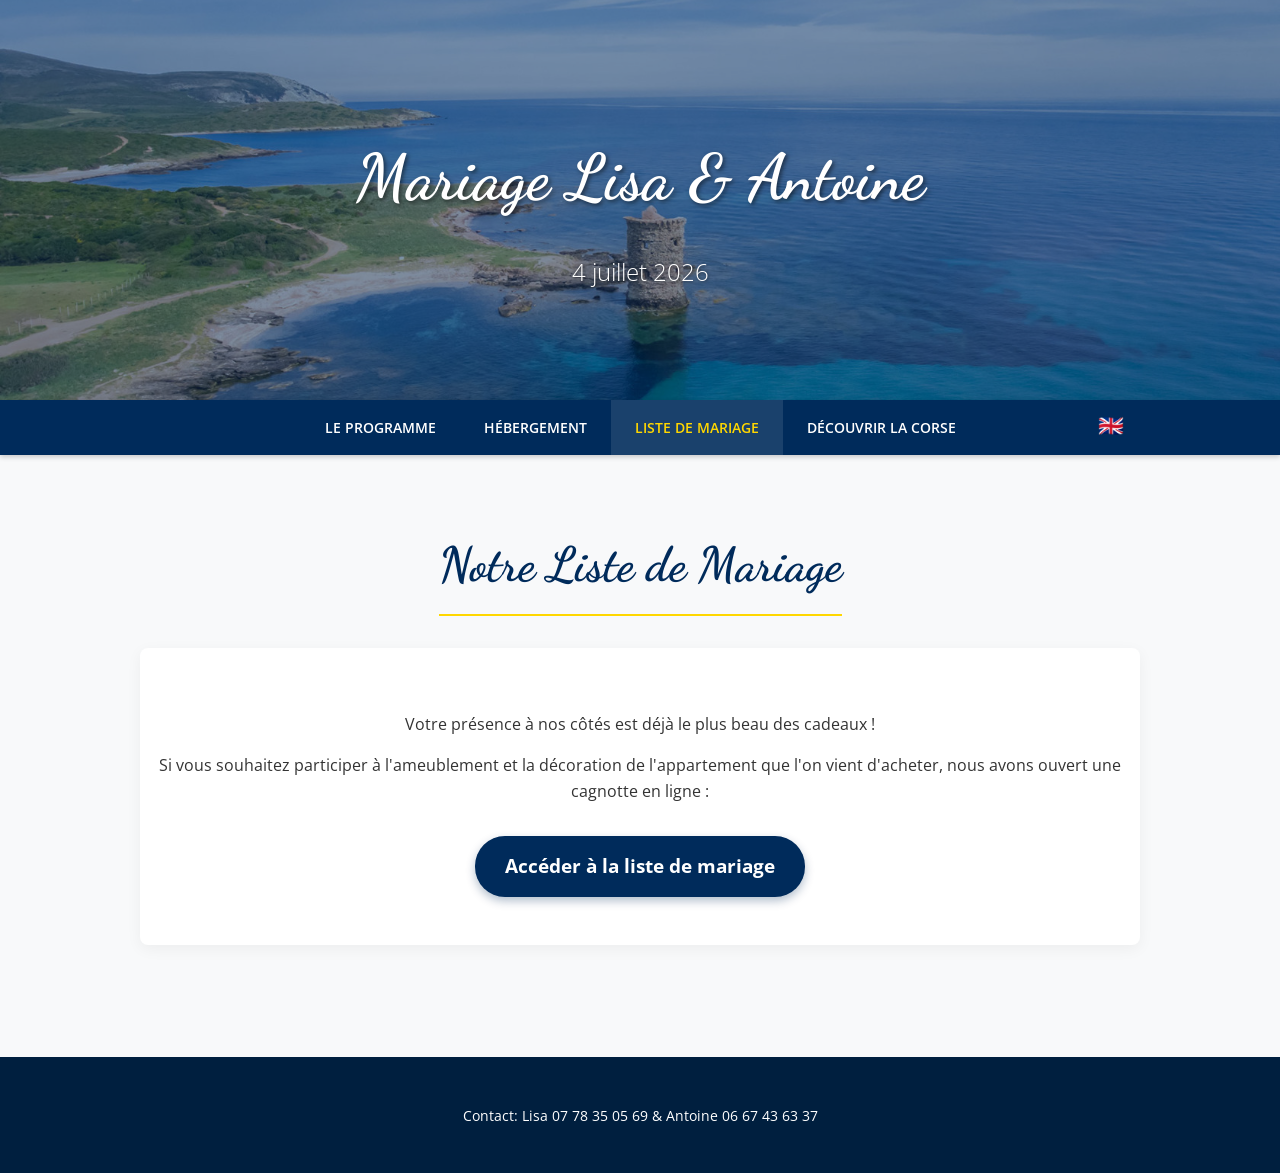
<file: liste.html>
<!DOCTYPE html>
<html lang="fr">
<head>
    <meta charset="UTF-8">
    <meta name="viewport" content="width=device-width, initial-scale=1.0">
    <title>Liste de Mariage - Mariage Lisa & Antoine</title>
    <meta property="og:title" content="Mariage Lisa & Antoine – Liste de Mariage">
    <meta property="og:description" content="On se marie le 4 juillet 2026 à Sisco, en Corse ! Toutes les infos pratiques sont ici.">
    <meta property="og:image" content="https://lisa-antoine.fr/assets/cap.jpg">
    <meta property="og:url" content="https://lisa-antoine.fr/liste">
    <meta property="og:type" content="website">
    <link href="https://fonts.googleapis.com/css2?family=Dancing+Script&family=Open+Sans:wght@300;400;600&display=swap" rel="stylesheet">
    <link rel="stylesheet" href="style.css">
</head>
<body>

    <header class="wedding-header">
        <div class="banner-overlay">
            <h1>Mariage Lisa & Antoine</h1>
            <p>4 juillet 2026</p>
        </div>
    </header>

    <nav class="wedding-nav">
        <div class="nav-inner">
            <div class="nav-top-row">
                <button class="hamburger" aria-label="Menu" onclick="this.classList.toggle('open'); document.getElementById('nav-menu').classList.toggle('open');">
                    <div class="hamburger-lines">
                        <span></span>
                        <span></span>
                        <span></span>
                    </div>
                    <span class="hamburger-label">Menu</span>
                </button>
                <div class="lang-switch">
                    <a href="en/liste.html" title="English">🇬🇧</a>
                </div>
            </div>
            <ul id="nav-menu">
                <li><a href="index.html">Le Programme</a></li>
                <li><a href="hebergement.html">Hébergement</a></li>
                <li><a href="liste.html" class="active">Liste de Mariage</a></li>
                <li><a href="capcorse.html">Découvrir la Corse</a></li>
            </ul>
        </div>
    </nav>

    <main class="container">
        <section id="liste">
            <div class="text-center">
                <h2>Notre Liste de Mariage</h2>
            </div>
            <div class="content-box registry-block">
                <p>Votre présence à nos côtés est déjà le plus beau des cadeaux !</p>
                <p>Si vous souhaitez participer à l'ameublement et la décoration de l'appartement que l'on vient d'acheter, nous avons ouvert une cagnotte en ligne :</p>
                <a href="https://www.millemercismariage.com/lisaetantoine/liste.html" target="_blank" class="btn-primary">Accéder à la liste de mariage</a>
            </div>
        </section>
    </main>

    <footer class="wedding-footer">
        <p>Contact: Lisa 07 78 35 05 69 & Antoine 06 67 43 63 37</p>
    </footer>

</body>
</html>
</file>
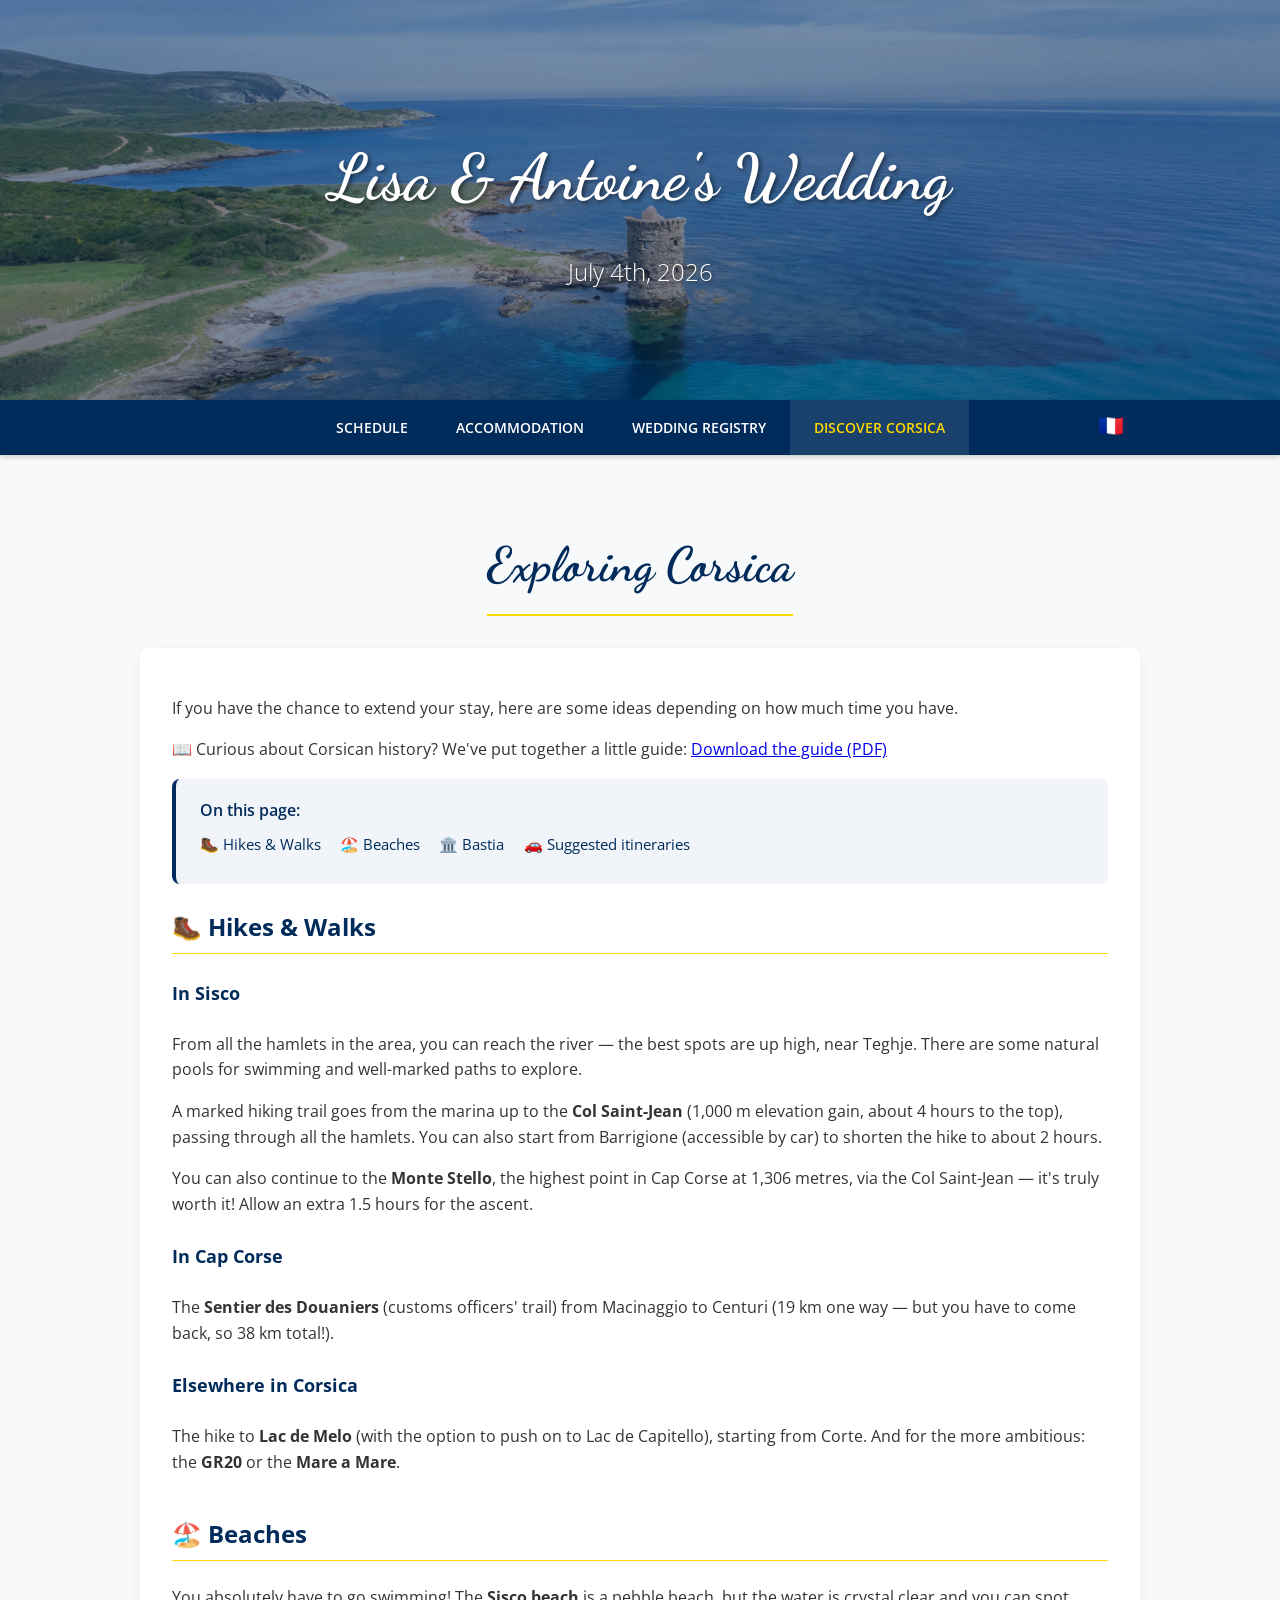
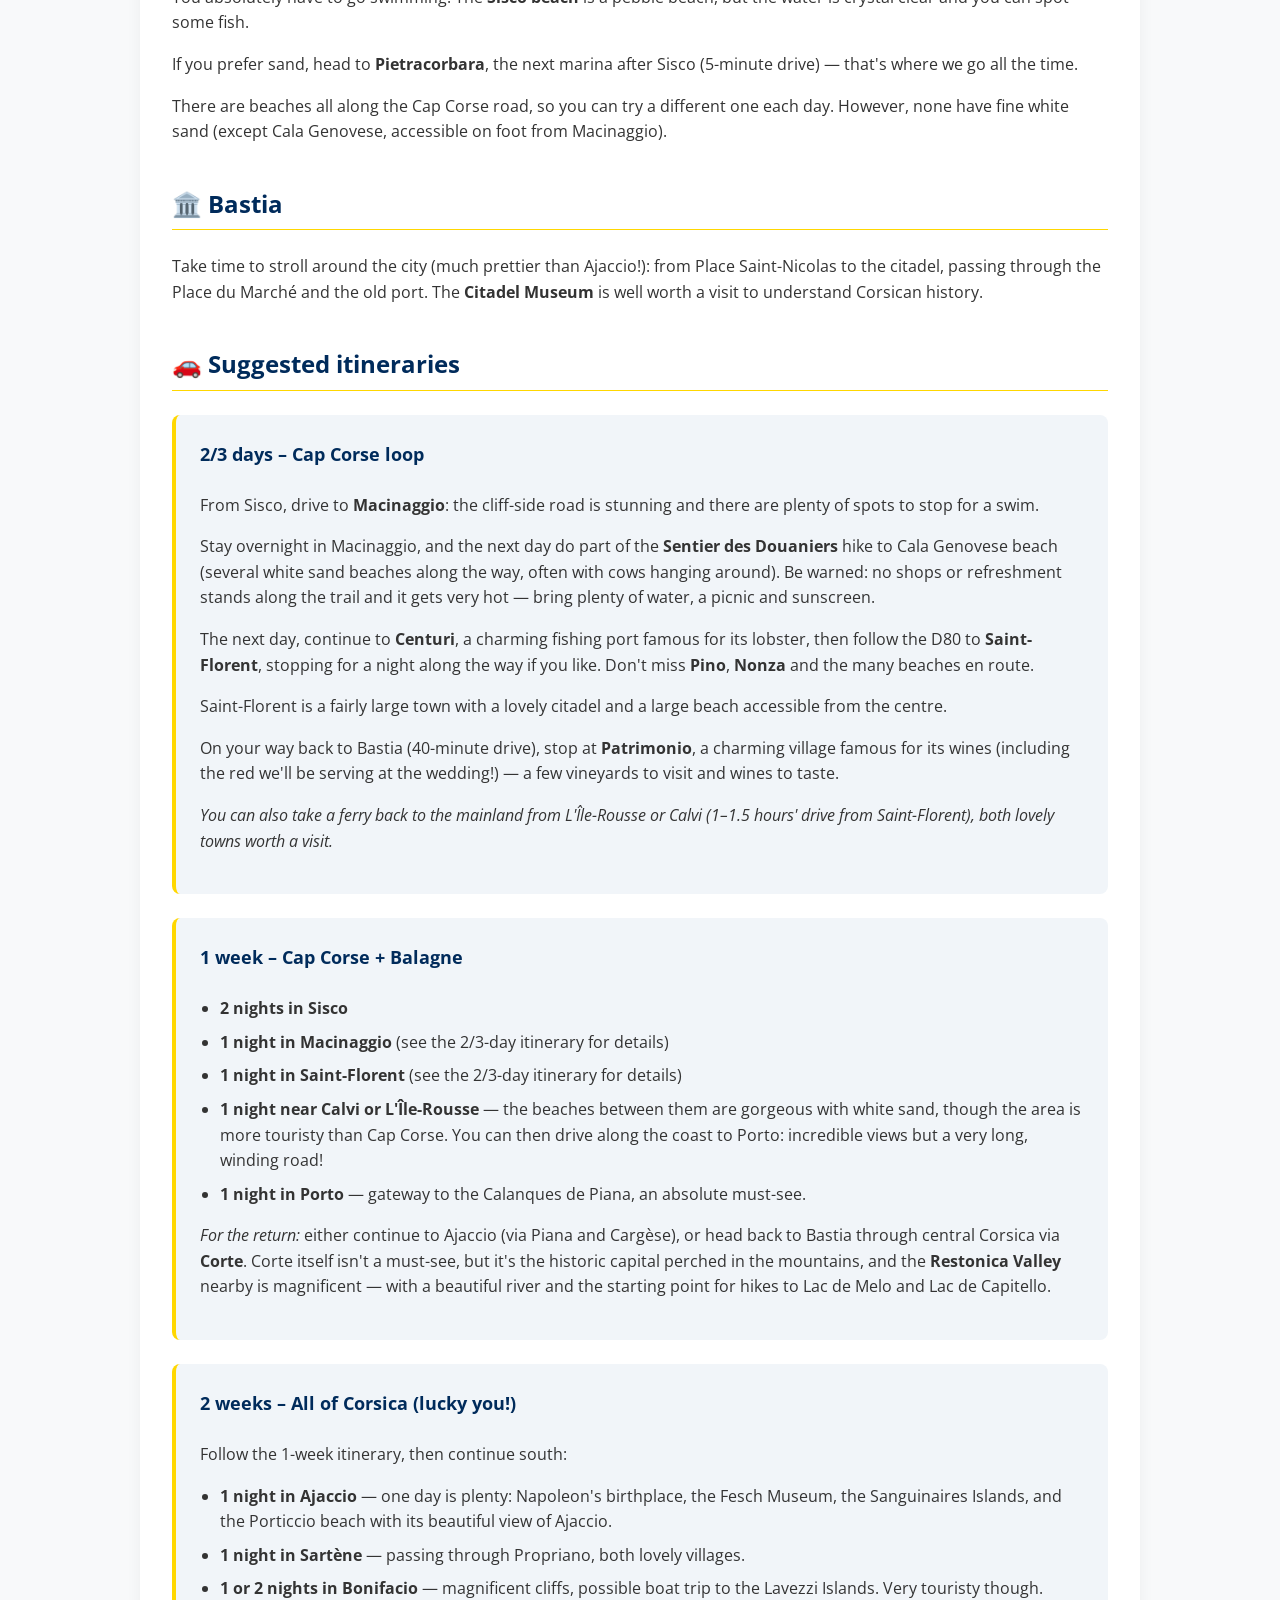
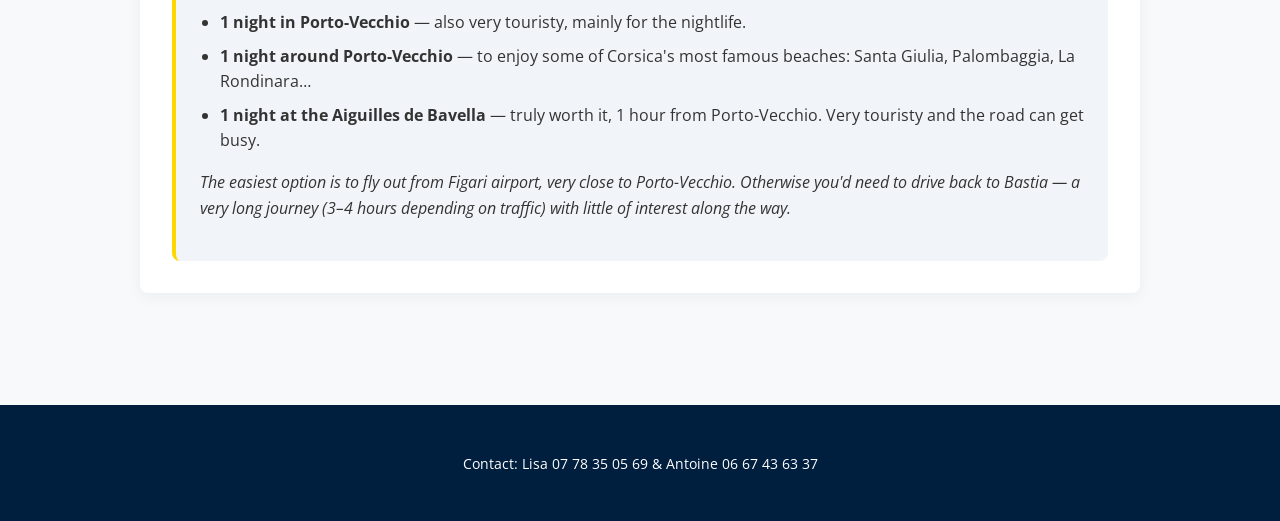
<file: en/capcorse.html>
<!DOCTYPE html>
<html lang="en">
<head>
    <meta charset="UTF-8">
    <meta name="viewport" content="width=device-width, initial-scale=1.0">
    <title>Discover Corsica - Lisa & Antoine's Wedding</title>
    <meta property="og:title" content="Lisa & Antoine's Wedding – Discover Corsica">
    <meta property="og:description" content="We're getting married on July 4th, 2026 in Sisco, Corsica! All the practical info is here.">
    <meta property="og:image" content="https://lisa-antoine.fr/assets/cap.jpg">
    <meta property="og:url" content="https://lisa-antoine.fr/en/capcorse">
    <meta property="og:type" content="website">
    <link href="https://fonts.googleapis.com/css2?family=Dancing+Script&family=Open+Sans:wght@300;400;600&display=swap" rel="stylesheet">
    <link rel="stylesheet" href="../style.css">
</head>
<body>

    <header class="wedding-header">
        <div class="banner-overlay">
            <h1>Lisa & Antoine's Wedding</h1>
            <p>July 4th, 2026</p>
        </div>
    </header>

    <nav class="wedding-nav">
        <div class="nav-inner">
            <div class="nav-top-row">
                <button class="hamburger" aria-label="Menu" onclick="this.classList.toggle('open'); document.getElementById('nav-menu').classList.toggle('open');">
                    <div class="hamburger-lines">
                        <span></span>
                        <span></span>
                        <span></span>
                    </div>
                    <span class="hamburger-label">Menu</span>
                </button>
            </div>
            <div class="lang-switch">
                    <a href="../capcorse.html" title="Français">🇫🇷</a>
                </div>
            <ul id="nav-menu">
                <li><a href="index.html">Schedule</a></li>
                <li><a href="hebergement.html">Accommodation</a></li>
                <li><a href="liste.html">Wedding Registry</a></li>
                <li><a href="capcorse.html" class="active">Discover Corsica</a></li>
            </ul>
        </div>
    </nav>

    <main class="container">
        <section id="capcorse">
            <div class="text-center">
                <h2>Exploring Corsica</h2>
            </div>
            <div class="content-box todo-section">
                <p>If you have the chance to extend your stay, here are some ideas depending on how much time you have.</p>
                <p>📖 Curious about Corsican history? We've put together a little guide: <a href="../assets/Guide_history_Corsica.pdf" target="_blank" download>Download the guide (PDF)</a></p>


                <div class="toc">
                    <p>On this page:</p>
                    <ul>
                        <li><a href="#hikes">🥾 Hikes & Walks</a></li>
                        <li><a href="#beaches">🏖️ Beaches</a></li>
                        <li><a href="#bastia">🏛️ Bastia</a></li>
                        <li><a href="#itineraries">🚗 Suggested itineraries</a></li>
                    </ul>
                </div>

                <h3 id="hikes">🥾 Hikes & Walks</h3>

                <h4>In Sisco</h4>
                <p>From all the hamlets in the area, you can reach the river — the best spots are up high, near Teghje. There are some natural pools for swimming and well-marked paths to explore.</p>
                <p>A marked hiking trail goes from the marina up to the <strong>Col Saint-Jean</strong> (1,000 m elevation gain, about 4 hours to the top), passing through all the hamlets. You can also start from Barrigione (accessible by car) to shorten the hike to about 2 hours.</p>
                <p>You can also continue to the <strong>Monte Stello</strong>, the highest point in Cap Corse at 1,306 metres, via the Col Saint-Jean — it's truly worth it! Allow an extra 1.5 hours for the ascent.</p>

                <h4>In Cap Corse</h4>
                <p>The <strong>Sentier des Douaniers</strong> (customs officers' trail) from Macinaggio to Centuri (19 km one way — but you have to come back, so 38 km total!).</p>

                <h4>Elsewhere in Corsica</h4>
                <p>The hike to <strong>Lac de Melo</strong> (with the option to push on to Lac de Capitello), starting from Corte. And for the more ambitious: the <strong>GR20</strong> or the <strong>Mare a Mare</strong>.</p>

                <h3 id="beaches">🏖️ Beaches</h3>
                <p>You absolutely have to go swimming! The <strong>Sisco beach</strong> is a pebble beach, but the water is crystal clear and you can spot some fish.</p>
                <p>If you prefer sand, head to <strong>Pietracorbara</strong>, the next marina after Sisco (5-minute drive) — that's where we go all the time.</p>
                <p>There are beaches all along the Cap Corse road, so you can try a different one each day. However, none have fine white sand (except Cala Genovese, accessible on foot from Macinaggio).</p>

                <h3 id="bastia">🏛️ Bastia</h3>
                <p>Take time to stroll around the city (much prettier than Ajaccio!): from Place Saint-Nicolas to the citadel, passing through the Place du Marché and the old port. The <strong>Citadel Museum</strong> is well worth a visit to understand Corsican history.</p>

                <h3 id="itineraries">🚗 Suggested itineraries</h3>

                <div class="itinerary">
                    <h4>2/3 days – Cap Corse loop</h4>
                    <p>From Sisco, drive to <strong>Macinaggio</strong>: the cliff-side road is stunning and there are plenty of spots to stop for a swim.</p>
                    <p>Stay overnight in Macinaggio, and the next day do part of the <strong>Sentier des Douaniers</strong> hike to Cala Genovese beach (several white sand beaches along the way, often with cows hanging around). Be warned: no shops or refreshment stands along the trail and it gets very hot — bring plenty of water, a picnic and sunscreen.</p>
                    <p>The next day, continue to <strong>Centuri</strong>, a charming fishing port famous for its lobster, then follow the D80 to <strong>Saint-Florent</strong>, stopping for a night along the way if you like. Don't miss <strong>Pino</strong>, <strong>Nonza</strong> and the many beaches en route.</p>
                    <p>Saint-Florent is a fairly large town with a lovely citadel and a large beach accessible from the centre.</p>
                    <p>On your way back to Bastia (40-minute drive), stop at <strong>Patrimonio</strong>, a charming village famous for its wines (including the red we'll be serving at the wedding!) — a few vineyards to visit and wines to taste.</p>
                    <p><em>You can also take a ferry back to the mainland from L'Île-Rousse or Calvi (1–1.5 hours' drive from Saint-Florent), both lovely towns worth a visit.</em></p>
                </div>

                <div class="itinerary">
                    <h4>1 week – Cap Corse + Balagne</h4>
                    <ul>
                        <li><strong>2 nights in Sisco</strong></li>
                        <li><strong>1 night in Macinaggio</strong> (see the 2/3-day itinerary for details)</li>
                        <li><strong>1 night in Saint-Florent</strong> (see the 2/3-day itinerary for details)</li>
                        <li><strong>1 night near Calvi or L'Île-Rousse</strong> — the beaches between them are gorgeous with white sand, though the area is more touristy than Cap Corse. You can then drive along the coast to Porto: incredible views but a very long, winding road!</li>
                        <li><strong>1 night in Porto</strong> — gateway to the Calanques de Piana, an absolute must-see.</li>
                    </ul>
                    <p><em>For the return:</em> either continue to Ajaccio (via Piana and Cargèse), or head back to Bastia through central Corsica via <strong>Corte</strong>. Corte itself isn't a must-see, but it's the historic capital perched in the mountains, and the <strong>Restonica Valley</strong> nearby is magnificent — with a beautiful river and the starting point for hikes to Lac de Melo and Lac de Capitello.</p>
                </div>

                <div class="itinerary">
                    <h4>2 weeks – All of Corsica (lucky you!)</h4>
                    <p>Follow the 1-week itinerary, then continue south:</p>
                    <ul>
                        <li><strong>1 night in Ajaccio</strong> — one day is plenty: Napoleon's birthplace, the Fesch Museum, the Sanguinaires Islands, and the Porticcio beach with its beautiful view of Ajaccio.</li>
                        <li><strong>1 night in Sartène</strong> — passing through Propriano, both lovely villages.</li>
                        <li><strong>1 or 2 nights in Bonifacio</strong> — magnificent cliffs, possible boat trip to the Lavezzi Islands. Very touristy though.</li>
                        <li><strong>1 night in Porto-Vecchio</strong> — also very touristy, mainly for the nightlife.</li>
                        <li><strong>1 night around Porto-Vecchio</strong> — to enjoy some of Corsica's most famous beaches: Santa Giulia, Palombaggia, La Rondinara…</li>
                        <li><strong>1 night at the Aiguilles de Bavella</strong> — truly worth it, 1 hour from Porto-Vecchio. Very touristy and the road can get busy.</li>
                    </ul>
                    <p><em>The easiest option is to fly out from Figari airport, very close to Porto-Vecchio. Otherwise you'd need to drive back to Bastia — a very long journey (3–4 hours depending on traffic) with little of interest along the way.</em></p>
                </div>
            </div>
        </section>
    </main>

    <footer class="wedding-footer">
        <p>Contact: Lisa 07 78 35 05 69 & Antoine 06 67 43 63 37</p>
    </footer>

</body>
</html>
</file>
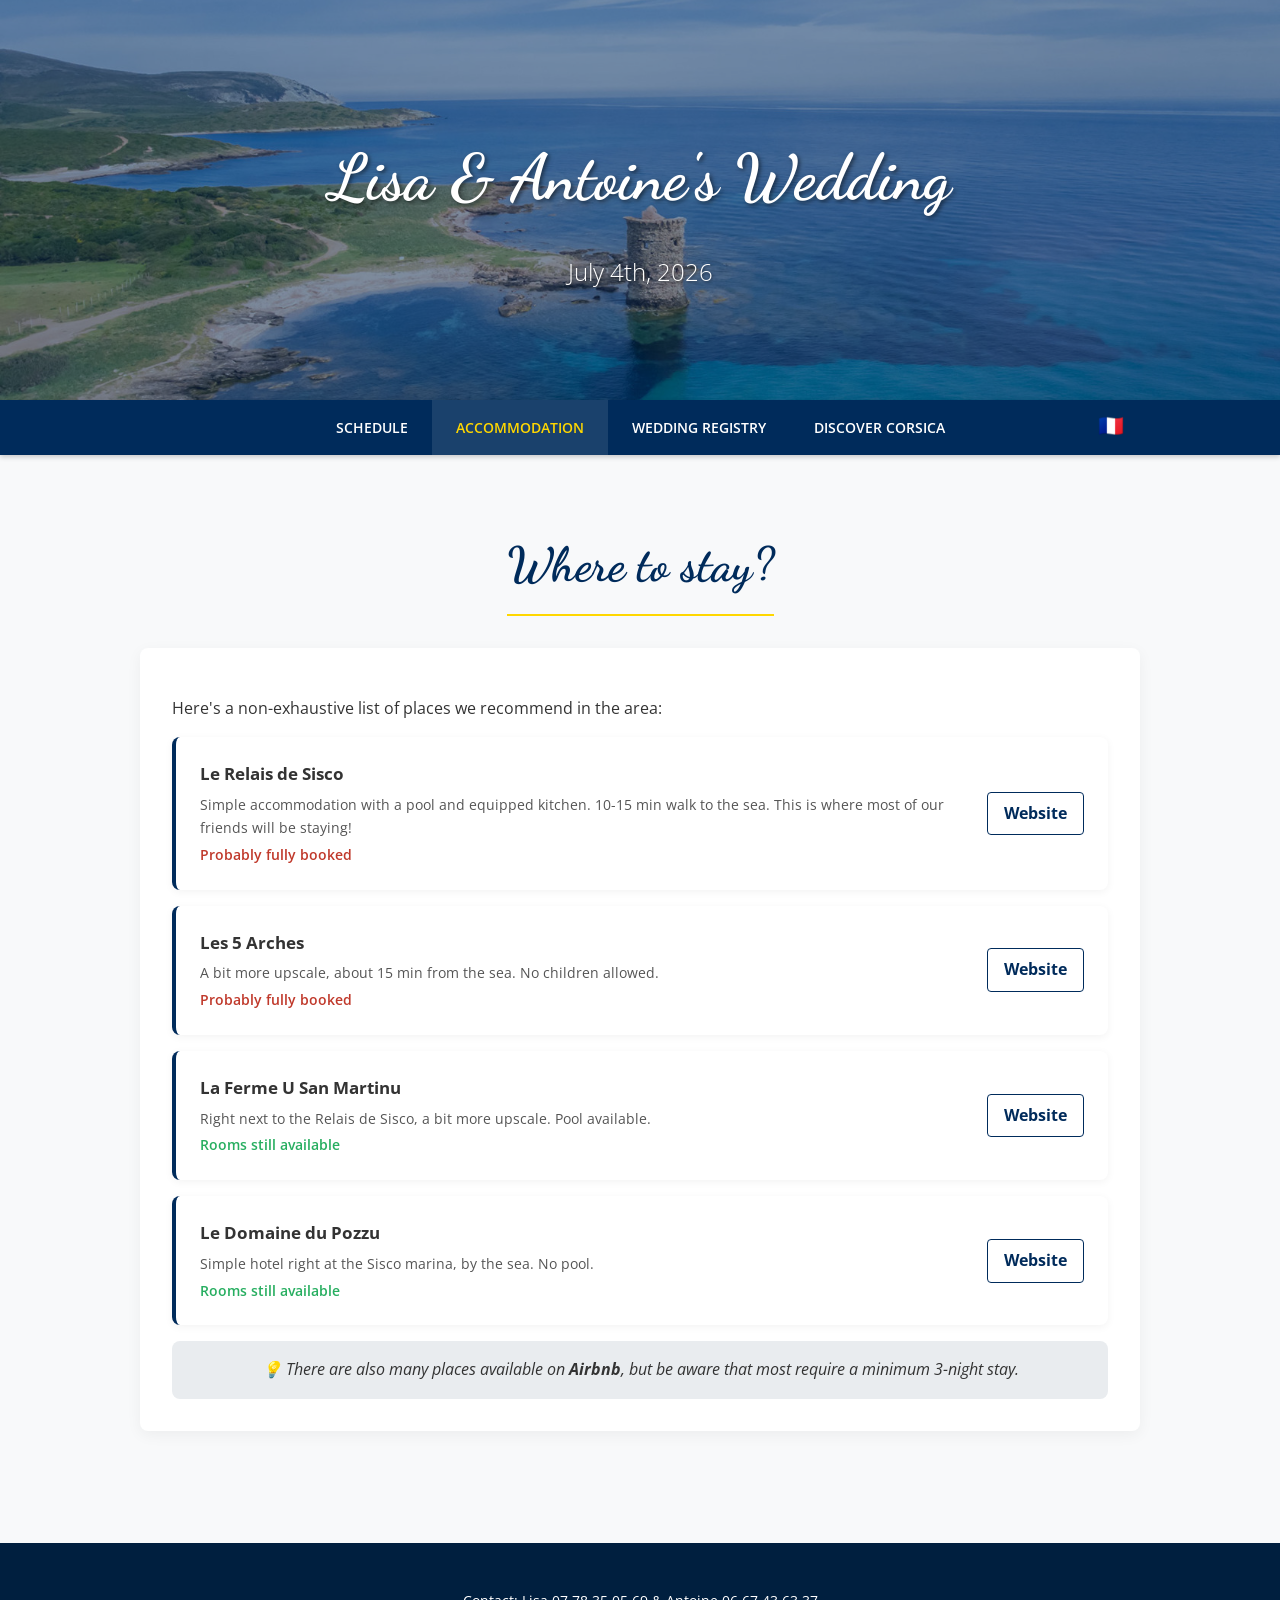
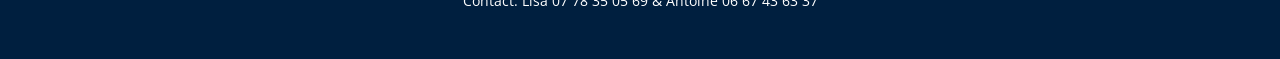
<file: en/hebergement.html>
<!DOCTYPE html>
<html lang="en">
<head>
    <meta charset="UTF-8">
    <meta name="viewport" content="width=device-width, initial-scale=1.0">
    <title>Accommodation - Lisa & Antoine's Wedding</title>
    <meta property="og:title" content="Lisa & Antoine's Wedding – Accommodation">
    <meta property="og:description" content="We're getting married on July 4th, 2026 in Sisco, Corsica! All the practical info is here.">
    <meta property="og:image" content="https://lisa-antoine.fr/assets/cap.jpg">
    <meta property="og:url" content="https://lisa-antoine.fr/en/hebergement">
    <meta property="og:type" content="website">
    <link href="https://fonts.googleapis.com/css2?family=Dancing+Script&family=Open+Sans:wght@300;400;600&display=swap" rel="stylesheet">
    <link rel="stylesheet" href="../style.css">
</head>
<body>

    <header class="wedding-header">
        <div class="banner-overlay">
            <h1>Lisa & Antoine's Wedding</h1>
            <p>July 4th, 2026</p>
        </div>
    </header>

    <nav class="wedding-nav">
        <div class="nav-inner">
            <div class="nav-top-row">
                <button class="hamburger" aria-label="Menu" onclick="this.classList.toggle('open'); document.getElementById('nav-menu').classList.toggle('open');">
                    <div class="hamburger-lines">
                        <span></span>
                        <span></span>
                        <span></span>
                    </div>
                    <span class="hamburger-label">Menu</span>
                </button>
            </div>
            <div class="lang-switch">
                    <a href="../hebergement.html" title="Français">🇫🇷</a>
                </div>
            <ul id="nav-menu">
                <li><a href="index.html">Schedule</a></li>
                <li><a href="hebergement.html" class="active">Accommodation</a></li>
                <li><a href="liste.html">Wedding Registry</a></li>
                <li><a href="capcorse.html">Discover Corsica</a></li>
            </ul>
        </div>
    </nav>

    <main class="container">
        <section id="hebergement">
            <div class="text-center">
                <h2>Where to stay?</h2>
            </div>
            <div class="content-box">
                <p>Here's a non-exhaustive list of places we recommend in the area:</p>
                
                <div class="hotel-list">
                    <div class="hotel-item">
                        <div class="hotel-info">
                            <strong>Le Relais de Sisco</strong>
                            <div class="hotel-desc">Simple accommodation with a pool and equipped kitchen. 10-15 min walk to the sea. This is where most of our friends will be staying!</div>
                            <div class="hotel-status complet">Probably fully booked</div>
                        </div>
                        <a href="https://www.lerelaisdesisco.fr/" target="_blank">Website</a>
                    </div>
                    <div class="hotel-item">
                        <div class="hotel-info">
                            <strong>Les 5 Arches</strong>
                            <div class="hotel-desc">A bit more upscale, about 15 min from the sea. No children allowed.</div>
                            <div class="hotel-status complet">Probably fully booked</div>
                        </div>
                        <a href="https://www.les5arches.com/" target="_blank">Website</a>
                    </div>
                    <div class="hotel-item">
                        <div class="hotel-info">
                            <strong>La Ferme U San Martinu</strong>
                            <div class="hotel-desc">Right next to the Relais de Sisco, a bit more upscale. Pool available.</div>
                            <div class="hotel-status dispo">Rooms still available</div>
                        </div>
                        <a href="https://www.ferme-usanmartinu.com/" target="_blank">Website</a>
                    </div>
                    <div class="hotel-item">
                        <div class="hotel-info">
                            <strong>Le Domaine du Pozzu</strong>
                            <div class="hotel-desc">Simple hotel right at the Sisco marina, by the sea. No pool.</div>
                            <div class="hotel-status dispo">Rooms still available</div>
                        </div>
                        <a href="https://www.domaineupozzu.com/" target="_blank">Website</a>
                    </div>
                </div>
                
                <div class="airbnb-note">
                    💡 <em>There are also many places available on <strong>Airbnb</strong>, but be aware that most require a minimum 3-night stay.</em>
                </div>
            </div>
        </section>
    </main>

    <footer class="wedding-footer">
        <p>Contact: Lisa 07 78 35 05 69 & Antoine 06 67 43 63 37</p>
    </footer>

</body>
</html>
</file>
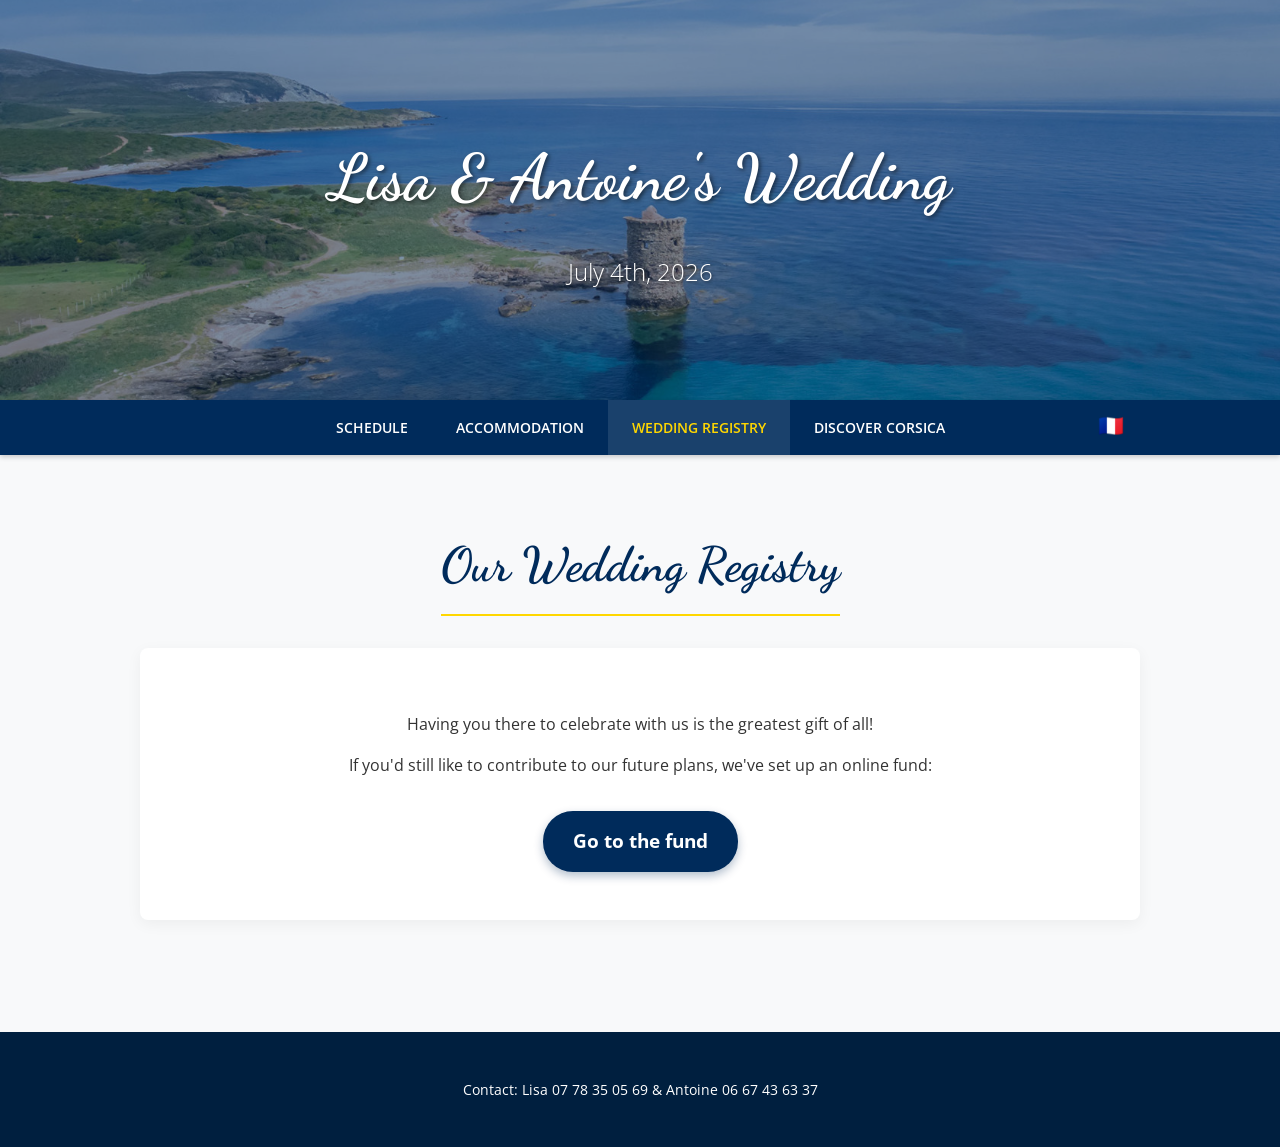
<file: en/liste.html>
<!DOCTYPE html>
<html lang="en">
<head>
    <meta charset="UTF-8">
    <meta name="viewport" content="width=device-width, initial-scale=1.0">
    <title>Wedding Registry - Lisa & Antoine's Wedding</title>
    <meta property="og:title" content="Lisa & Antoine's Wedding – Registry">
    <meta property="og:description" content="We're getting married on July 4th, 2026 in Sisco, Corsica! All the practical info is here.">
    <meta property="og:image" content="https://lisa-antoine.fr/assets/cap.jpg">
    <meta property="og:url" content="https://lisa-antoine.fr/en/liste">
    <meta property="og:type" content="website">
    <link href="https://fonts.googleapis.com/css2?family=Dancing+Script&family=Open+Sans:wght@300;400;600&display=swap" rel="stylesheet">
    <link rel="stylesheet" href="../style.css">
</head>
<body>

    <header class="wedding-header">
        <div class="banner-overlay">
            <h1>Lisa & Antoine's Wedding</h1>
            <p>July 4th, 2026</p>
        </div>
    </header>

    <nav class="wedding-nav">
        <div class="nav-inner">
            <div class="nav-top-row">
                <button class="hamburger" aria-label="Menu" onclick="this.classList.toggle('open'); document.getElementById('nav-menu').classList.toggle('open');">
                    <div class="hamburger-lines">
                        <span></span>
                        <span></span>
                        <span></span>
                    </div>
                    <span class="hamburger-label">Menu</span>
                </button>
            </div>
            <div class="lang-switch">
                    <a href="../liste.html" title="Français">🇫🇷</a>
            </div>
            <ul id="nav-menu">
                <li><a href="index.html">Schedule</a></li>
                <li><a href="hebergement.html">Accommodation</a></li>
                <li><a href="liste.html" class="active">Wedding Registry</a></li>
                <li><a href="capcorse.html">Discover Corsica</a></li>
            </ul>
        </div>
    </nav>

    <main class="container">
        <section id="liste">
            <div class="text-center">
                <h2>Our Wedding Registry</h2>
            </div>
            <div class="content-box registry-block">
                <p>Having you there to celebrate with us is the greatest gift of all!</p>
                <p>If you'd still like to contribute to our future plans, we've set up an online fund:</p>
                <a href="https://www.millemercismariage.com/lisaetantoine/liste.html" target="_blank" class="btn-primary">Go to the fund</a>
            </div>
        </section>
    </main>

    <footer class="wedding-footer">
        <p>Contact: Lisa 07 78 35 05 69 & Antoine 06 67 43 63 37</p>
    </footer>

</body>
</html>
</file>
<file: style.css>
/* Styles Généraux */
body {
    font-family: 'Open Sans', sans-serif;
    margin: 0;
    padding: 0;
    color: #333;
    background-color: #F8F9FA;
    line-height: 1.6;
}

.container {
    max-width: 1000px;
    margin: 0 auto;
    padding: 2rem 1rem;
}

/* En-tête */
.wedding-header {
    height: 400px;
    background-image: url('assets/cap.jpg');
    background-size: cover;
    background-position: center;
    position: relative;
    color: white;
}

.banner-overlay {
    background-color: rgba(0, 43, 91, 0.5);
    height: 100%;
    display: flex;
    flex-direction: column;
    justify-content: center;
    align-items: center;
    text-align: center;
}

.wedding-header h1 {
    font-family: 'Dancing Script', cursive;
    font-size: 4rem;
    margin-bottom: 0;
    text-shadow: 2px 2px 4px rgba(0,0,0,0.5);
}

.wedding-header p {
    font-size: 1.5rem;
    font-weight: 300;
    text-shadow: 1px 1px 3px rgba(0,0,0,0.5);
}

/* Navigation */
.wedding-nav {
    background-color: #002B5B;
    position: sticky;
    top: 0;
    z-index: 1000;
    box-shadow: 0 2px 5px rgba(0,0,0,0.2);
}

.nav-inner {
    display: flex;
    justify-content: center;
    align-items: center;
    position: relative;
    max-width: 1000px;
    margin: 0 auto;
}

.wedding-nav ul {
    padding: 0;
    margin: 0;
    list-style: none;
    display: flex;
    justify-content: center;
    flex-wrap: wrap;
}

.wedding-nav li a {
    display: block;
    color: white;
    text-decoration: none;
    padding: 1rem 1.5rem;
    text-transform: uppercase;
    font-weight: 600;
    font-size: 0.9rem;
    transition: all 0.3s ease;
}

.wedding-nav li a.active, .wedding-nav li a:hover {
    color: #FFD700;
    background-color: rgba(255, 255, 255, 0.1);
}

/* Language switch */
.lang-switch {
    position: absolute;
    right: 1rem;
    top: 50%;
    transform: translateY(-50%);
}

.lang-switch a {
    color: white;
    text-decoration: none;
    font-size: 1.3rem;
    line-height: 1;
    transition: opacity 0.3s;
}

.lang-switch a:hover {
    opacity: 0.7;
}

.hamburger {
    display: none;
    background: none;
    border: none;
    cursor: pointer;
    padding: 0.8rem 1rem;
    z-index: 1001;
    align-items: center;
    gap: 0.5rem;
}

.hamburger .hamburger-label {
    color: white;
    font-size: 0.85rem;
    font-weight: 600;
    text-transform: uppercase;
    letter-spacing: 0.05em;
}

.hamburger-lines {
    display: flex;
    flex-direction: column;
    gap: 4px;
}

.hamburger-lines span {
    display: block;
    width: 22px;
    height: 2.5px;
    background: white;
    transition: all 0.3s ease;
    border-radius: 2px;
}

.hamburger.open .hamburger-lines span:nth-child(1) {
    transform: rotate(45deg) translate(5px, 5px);
}

.hamburger.open .hamburger-lines span:nth-child(2) {
    opacity: 0;
}

.hamburger.open .hamburger-lines span:nth-child(3) {
    transform: rotate(-45deg) translate(5px, -5px);
}

/* Contenu */
h2 {
    font-family: 'Dancing Script', cursive;
    color: #002B5B;
    font-size: 3rem;
    text-align: center;
    margin-bottom: 2rem;
    border-bottom: 2px solid #FFD700;
    padding-bottom: 10px;
    display: inline-block;
}

.text-center {
    text-align: center;
}

.content-box {
    background: white;
    padding: 2rem;
    border-radius: 8px;
    box-shadow: 0 4px 15px rgba(0,0,0,0.05);
    margin-bottom: 2rem;
}

/* Titres dans content-box (page programme) */
.content-box h3 {
    font-family: 'Dancing Script', cursive;
    color: #002B5B;
    font-size: 2rem;
    margin-top: 0;
    border-bottom: 1px solid #FFD700;
    padding-bottom: 8px;
}

.content-box h4 {
    color: #002B5B;
    font-size: 1.2rem;
    margin-top: 1.5rem;
}

/* Titres dans todo-section (page cap corse) — pas Dancing Script */
.todo-section h3 {
    font-family: 'Open Sans', sans-serif;
    color: #002B5B;
    margin-top: 2.5rem;
    font-size: 1.5rem;
    border-bottom: 1px solid #FFD700;
    padding-bottom: 6px;
}

.todo-section h3:first-of-type {
    margin-top: 1rem;
}

.todo-section h4 {
    color: #002B5B;
    font-size: 1.15rem;
    margin-top: 1.5rem;
}

.todo-section ul, .todo-section ol {
    padding-left: 20px;
}

.todo-section li {
    margin-bottom: 0.5rem;
}

/* Sommaire */
.toc {
    background: #f1f5f9;
    border-radius: 8px;
    padding: 1.2rem 1.5rem;
    margin-bottom: 1.5rem;
    border-left: 4px solid #002B5B;
}

.toc p {
    margin: 0 0 0.5rem 0;
    font-weight: 600;
    color: #002B5B;
}

.toc ul {
    list-style: none;
    padding: 0;
    margin: 0;
    display: flex;
    flex-wrap: wrap;
    gap: 0.4rem 1.2rem;
}

.toc ul li a {
    color: #002B5B;
    text-decoration: none;
    font-size: 0.95rem;
    transition: color 0.2s;
}

.toc ul li a:hover {
    color: #FFD700;
    text-decoration: underline;
}

/* Hébergement */
.hotel-list {
    display: flex;
    flex-direction: column;
    gap: 1rem;
}

.hotel-item {
    background: white;
    padding: 1.5rem;
    border-radius: 8px;
    border-left: 4px solid #002B5B;
    box-shadow: 0 2px 8px rgba(0,0,0,0.05);
    display: flex;
    justify-content: space-between;
    align-items: flex-start;
    gap: 1rem;
}

.hotel-info {
    flex: 1;
}

.hotel-info strong {
    font-size: 1.05rem;
}

.hotel-desc {
    font-size: 0.9rem;
    color: #555;
    margin-top: 0.3rem;
}

.hotel-status {
    font-size: 0.85rem;
    font-weight: 600;
    margin-top: 0.3rem;
}

.hotel-status.complet {
    color: #c0392b;
}

.hotel-status.dispo {
    color: #27ae60;
}

.hotel-item a {
    color: #002B5B;
    font-weight: bold;
    text-decoration: none;
    padding: 8px 16px;
    border: 1px solid #002B5B;
    border-radius: 4px;
    transition: all 0.3s;
    white-space: nowrap;
    align-self: center;
}

.hotel-item a:hover {
    background: #002B5B;
    color: white;
}

.airbnb-note {
    background: #e9ecef;
    padding: 1rem;
    border-radius: 8px;
    text-align: center;
    font-style: italic;
    margin-top: 1rem;
}

/* Liste de Mariage */
.registry-block {
    text-align: center;
    padding: 3rem 0;
}

.btn-primary {
    background-color: #002B5B;
    color: white;
    text-decoration: none;
    padding: 15px 30px;
    border-radius: 30px;
    font-weight: bold;
    font-size: 1.2rem;
    transition: background 0.3s;
    display: inline-block;
    box-shadow: 0 4px 10px rgba(0,43,91,0.3);
    margin-top: 1rem;
}

.btn-primary:hover {
    background-color: #001F3F;
    transform: translateY(-2px);
}

/* Itinéraires */
.itinerary {
    background: #f1f5f9;
    padding: 1.5rem;
    border-radius: 8px;
    margin-top: 1.5rem;
    border-left: 4px solid #FFD700;
}

.itinerary h4 {
    color: #002B5B;
    margin-top: 0;
}

/* Images rdv */
.rdv-img {
    max-width: min(350px, 80%);
    max-height: 200px;
    object-fit: contain;
    display: block;
    margin: 1rem auto 0.5rem;
    border-radius: 8px;
    box-shadow: 0 2px 8px rgba(0,0,0,0.1);
}

/* Footer */
.wedding-footer {
    background-color: #001F3F;
    color: white;
    text-align: center;
    padding: 2rem;
    margin-top: 3rem;
    font-size: 0.9rem;
}

/* --- SMARTPHONES --- */
@media (max-width: 768px) {
    .wedding-header {
        height: 250px;
    }

    .wedding-header h1 {
        font-size: 2.5rem;
    }

    .wedding-header p {
        font-size: 1.1rem;
    }

    /* Hamburger visible */
    .hamburger {
        display: flex;
    }

    .nav-inner {
        flex-direction: column;
        align-items: stretch;
    }

    .nav-top-row {
        display: flex;
        align-items: center;
        justify-content: space-between;
        position: relative;
    }

    .lang-switch {
        position: static;
        transform: none;
        padding: 0.8rem 1rem;
    }

    .wedding-nav ul {
        display: none;
        flex-direction: column;
        width: 100%;
        background-color: #002B5B;
    }

    .wedding-nav ul.open {
        display: flex;
    }

    .wedding-nav li a {
        padding: 0.9rem 1.2rem;
        font-size: 0.85rem;
        border-bottom: 1px solid rgba(255,255,255,0.1);
    }

    .hotel-item {
        flex-direction: column;
        align-items: flex-start;
    }

    .hotel-item a {
        align-self: flex-start;
        margin-top: 0.5rem;
    }

    .toc ul {
        flex-direction: column;
        gap: 0.3rem;
    }
}
</file>
